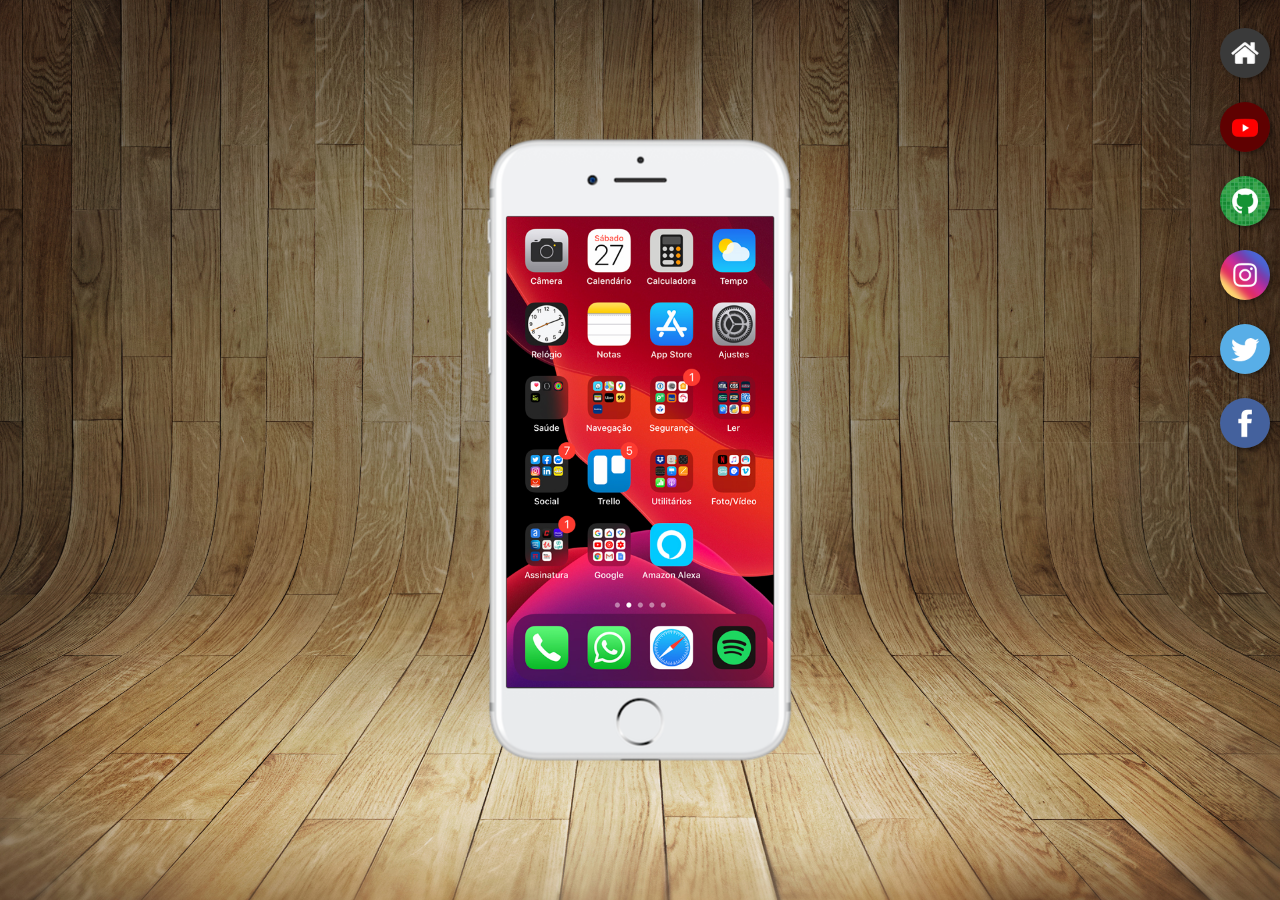
<file: index.html>
<!DOCTYPE html>
<html lang="pt-br">
<head>
    <meta charset="UTF-8">
    <meta http-equiv="X-UA-Compatible" content="IE=edge">
    <meta name="viewport" content="width=device-width, initial-scale=1.0">
    <link rel="shortcut icon" href="favicon.ico" type="image/x-icon">
    <link rel="stylesheet" href="estilos/style.css">
    <title>Projeto Redes Sociais</title>
</head>
<body>
    <main>

        <section id="telefone">
            <iframe src="home.html" name="tela" id="tela" frameborder="0">
                Seu navegador não é compatível com isso.
            </iframe>
            
        </section> <br>

        <section id="redes-sociais">
            <a href="home.html" target="tela"> <img src="imagens/logo-home.jpg" alt="Home"></a> <br>
            <a href="youtube.html" target="tela"> <img src="imagens/logo-youtube.jpg" alt="YouTube"></a> <br>
            <a href="github.html" target="tela"> <img src="imagens/logo-github.jpg" alt="GitHub"></a> <br>
            <a href="instagram.html" target="tela"> <img src="imagens/logo-instagram.jpg" alt="Instagram"></a> <br>
            <a href="twitter.html" target="tela"> <img src="imagens/logo-twitter.jpg" alt="Twitter"></a> <br>
            <a href="facebook.html" target="tela"> <img src="imagens/logo-facebook.jpg" alt="Facebook"></a>
            
        </section>
    </main>
</body>
</html>
</file>
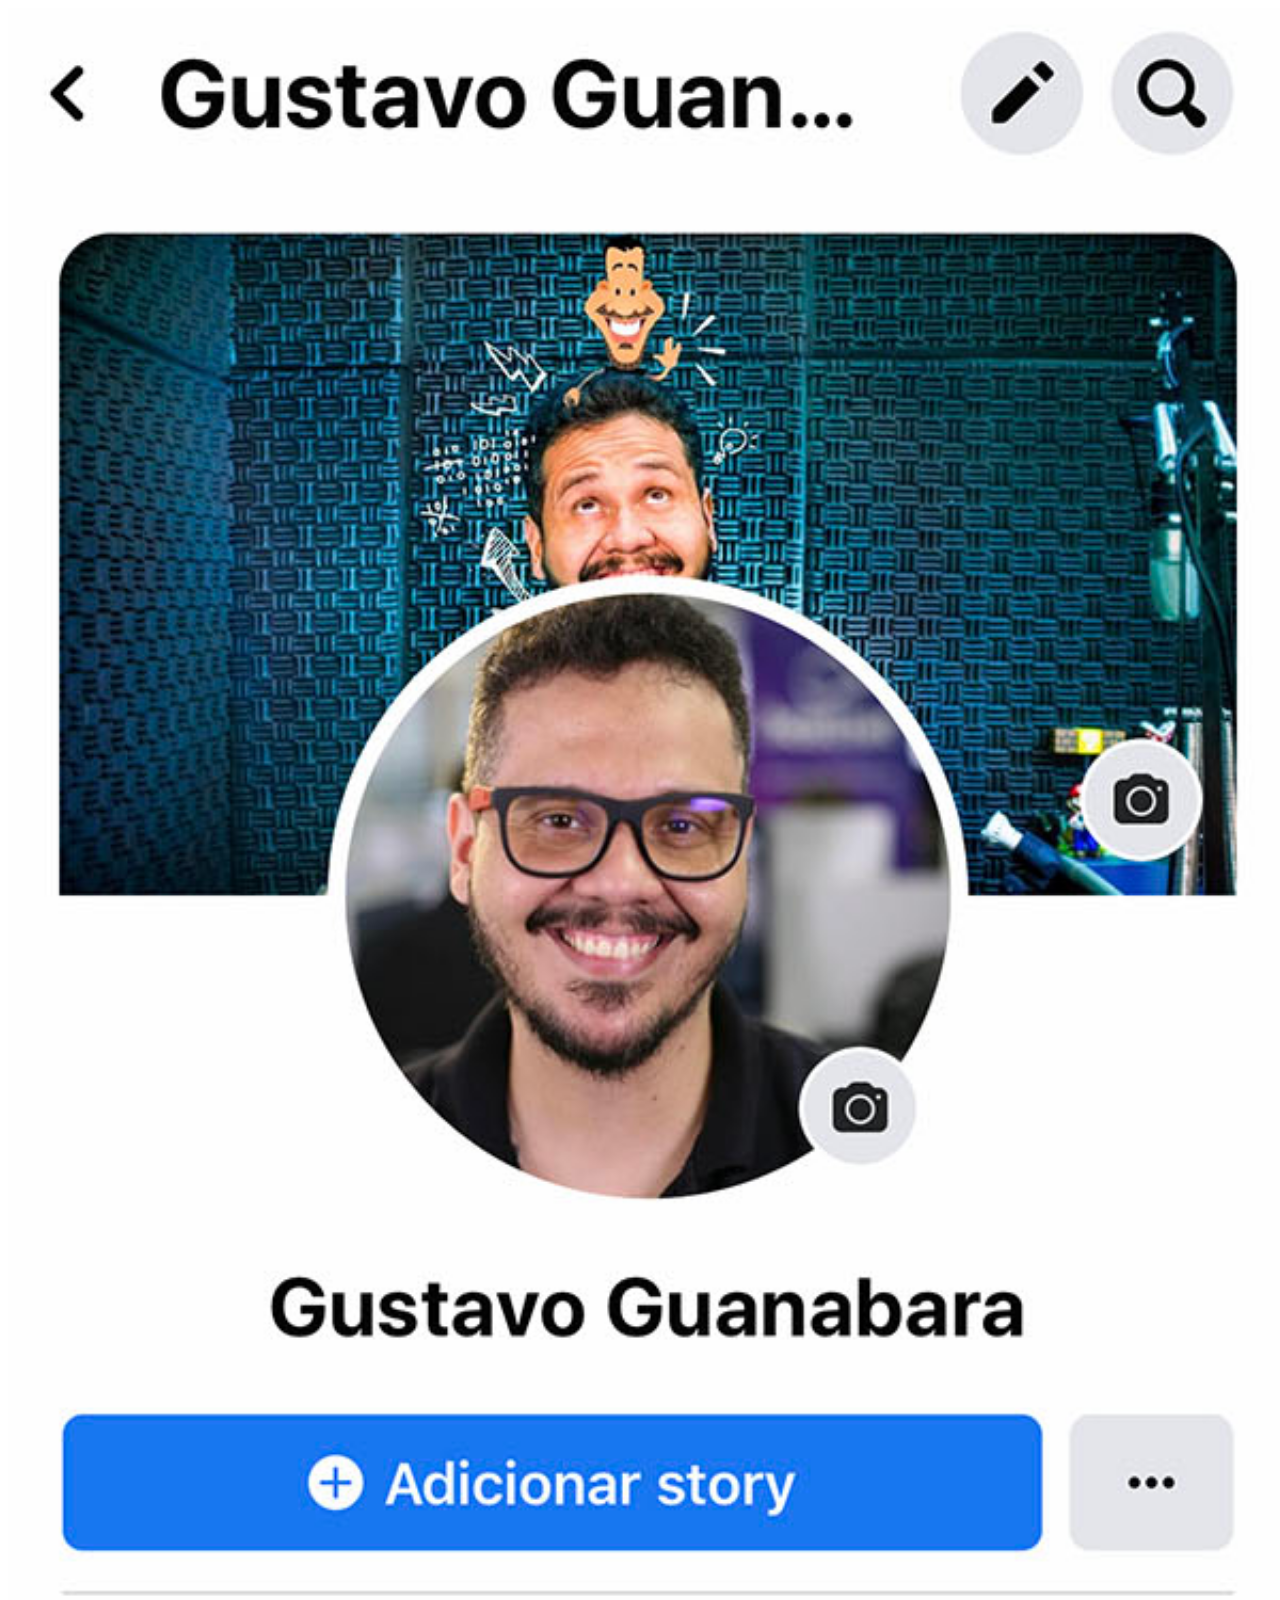
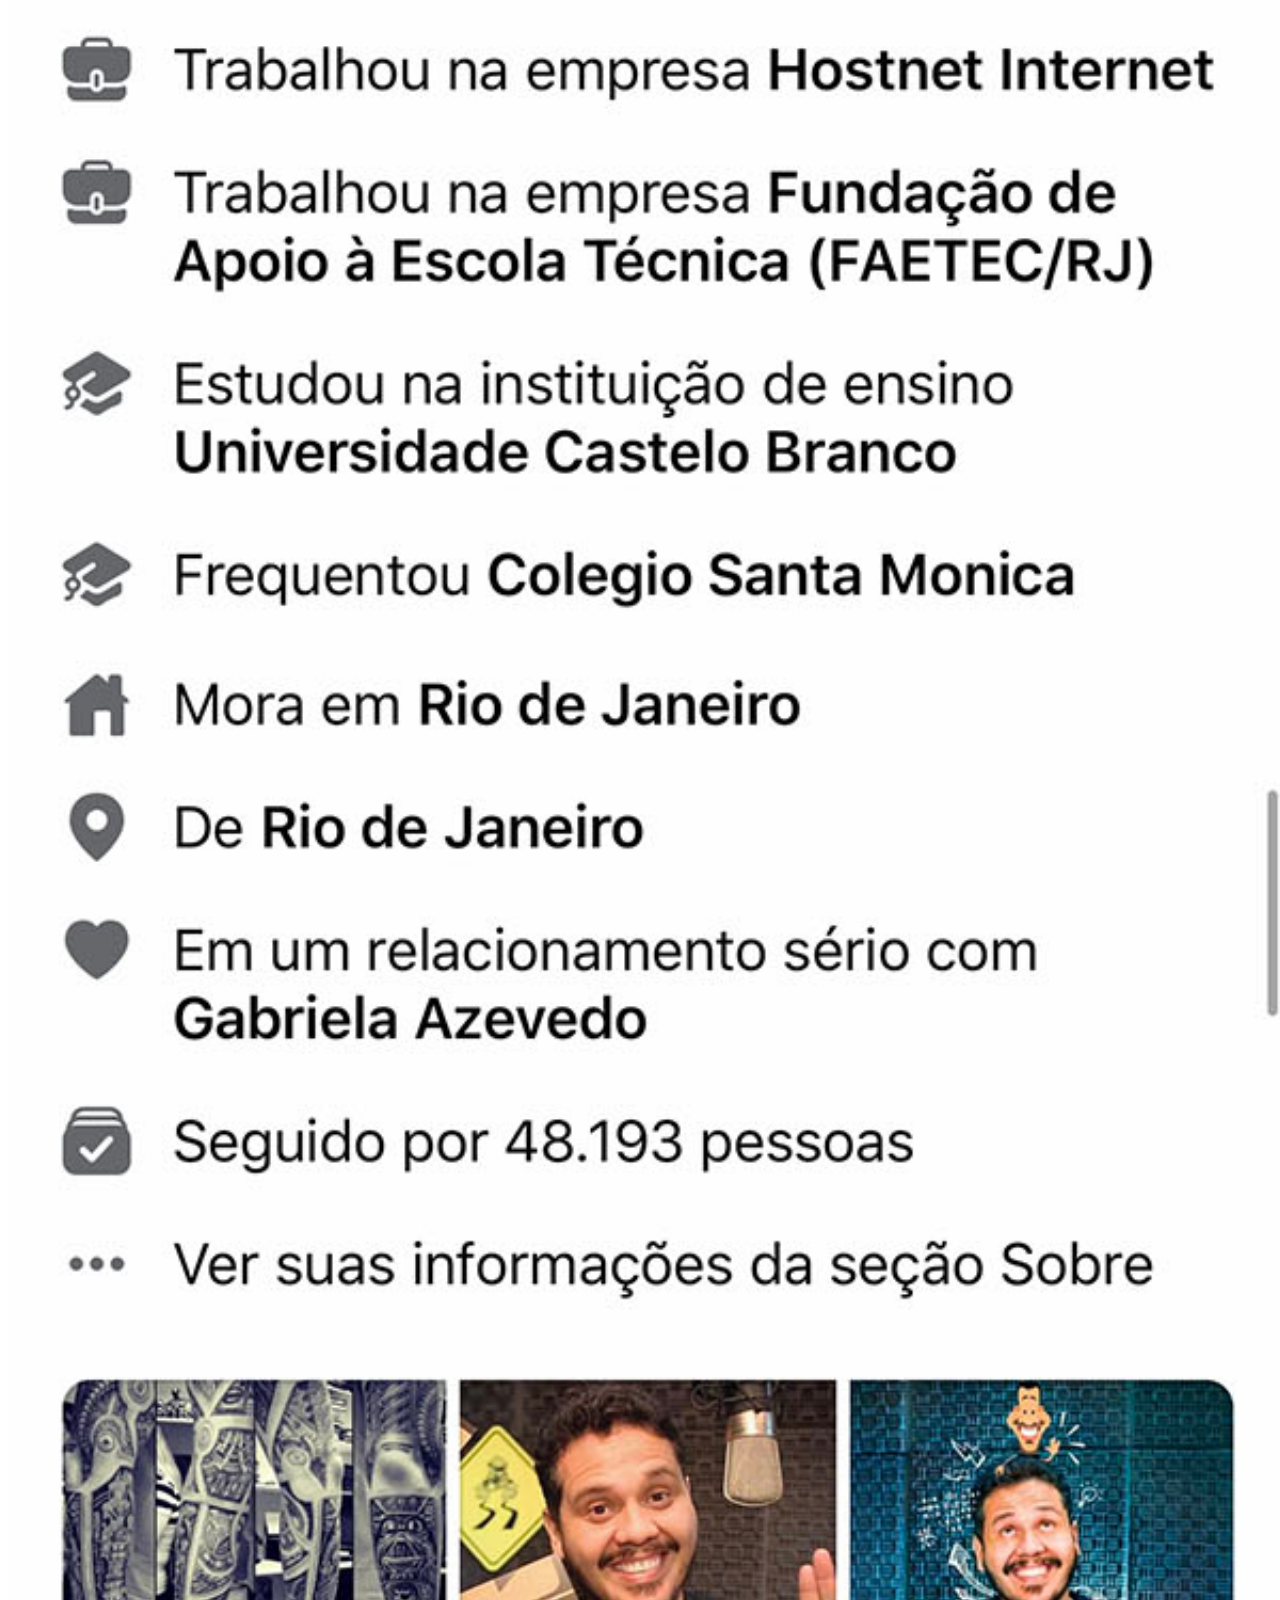
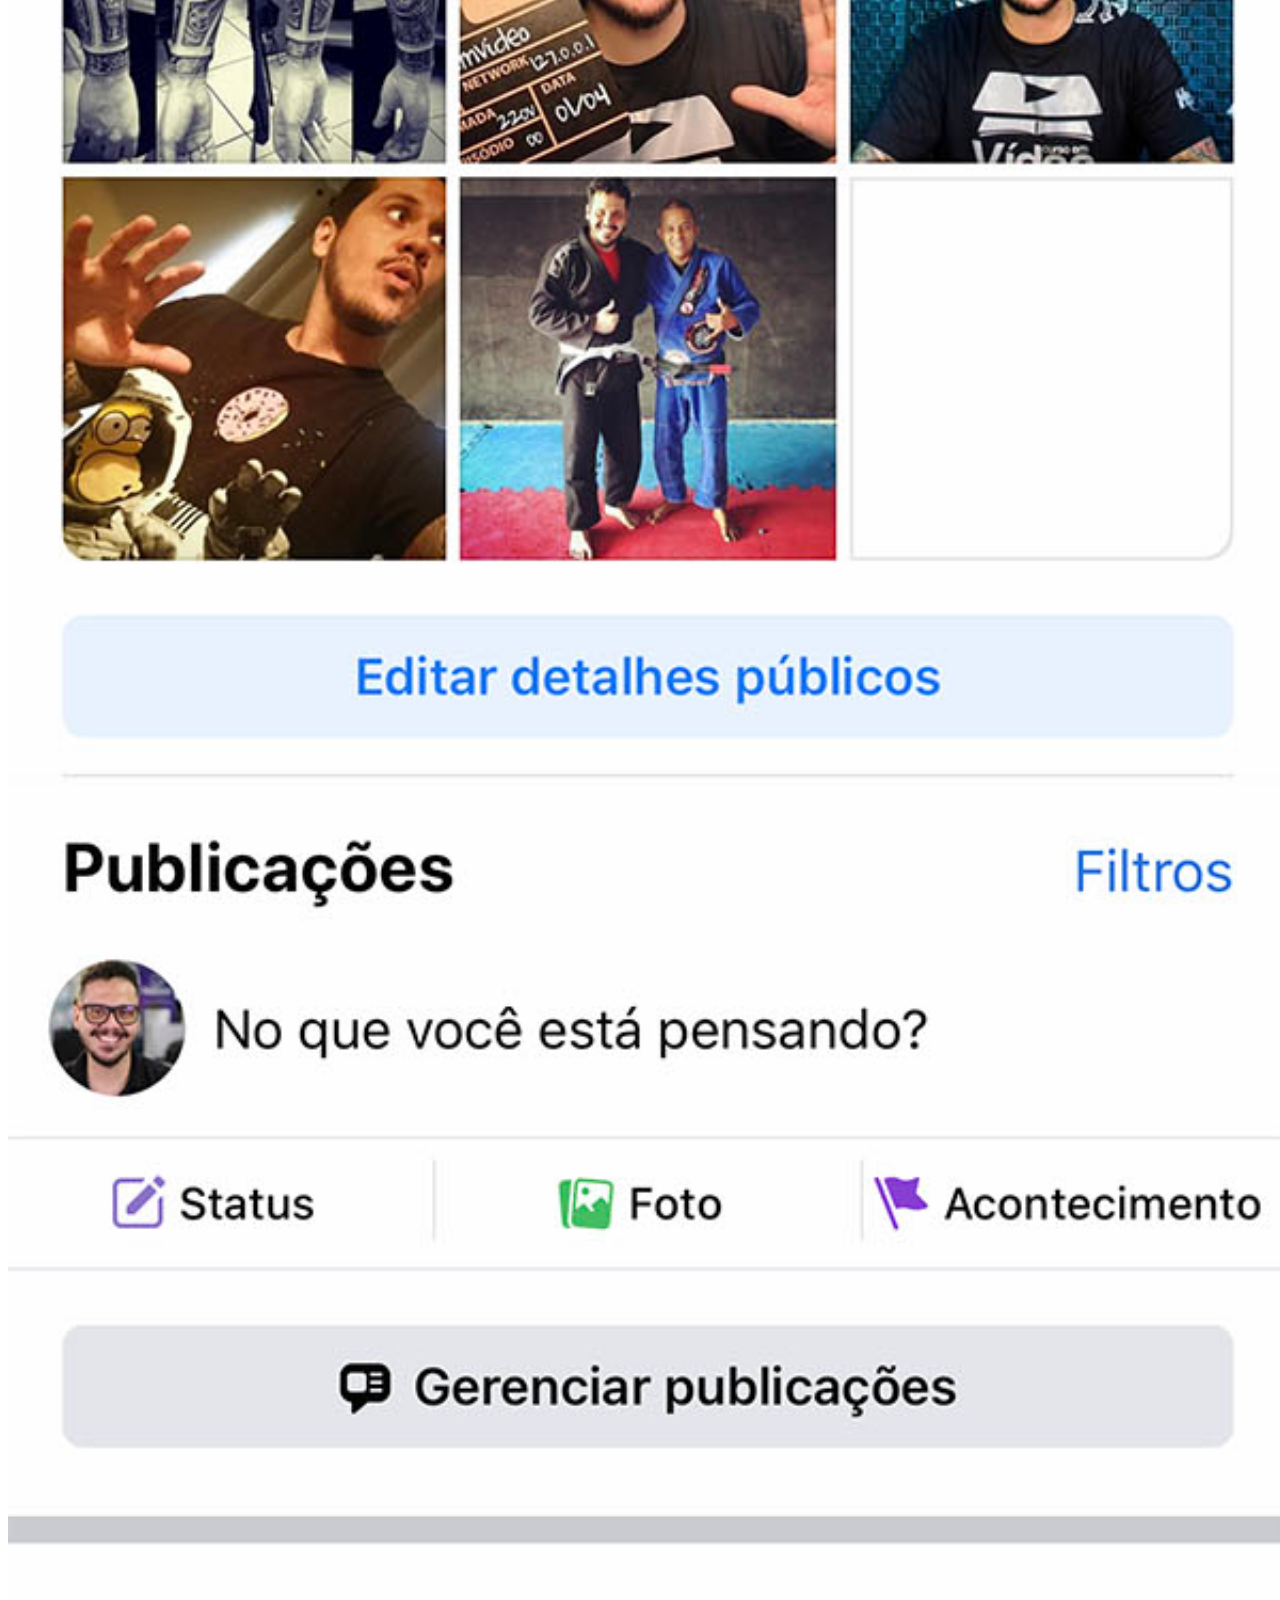
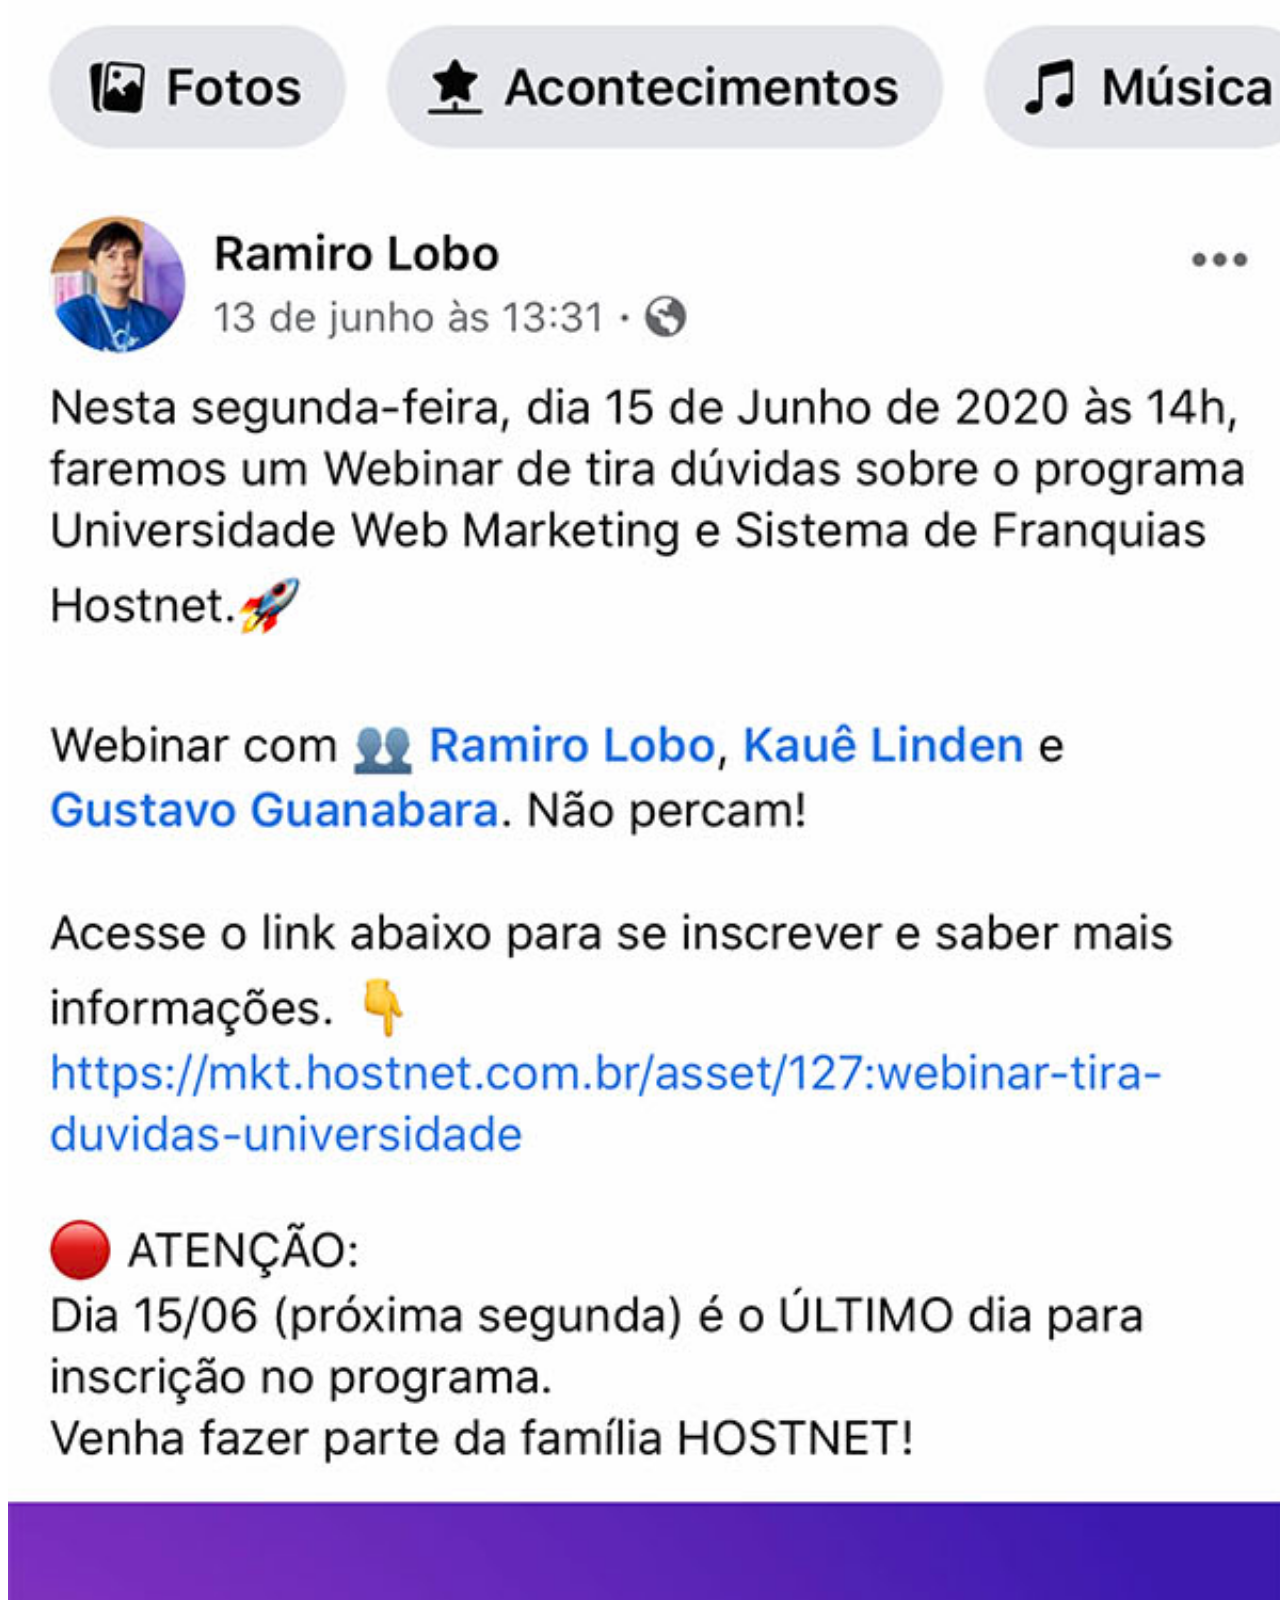
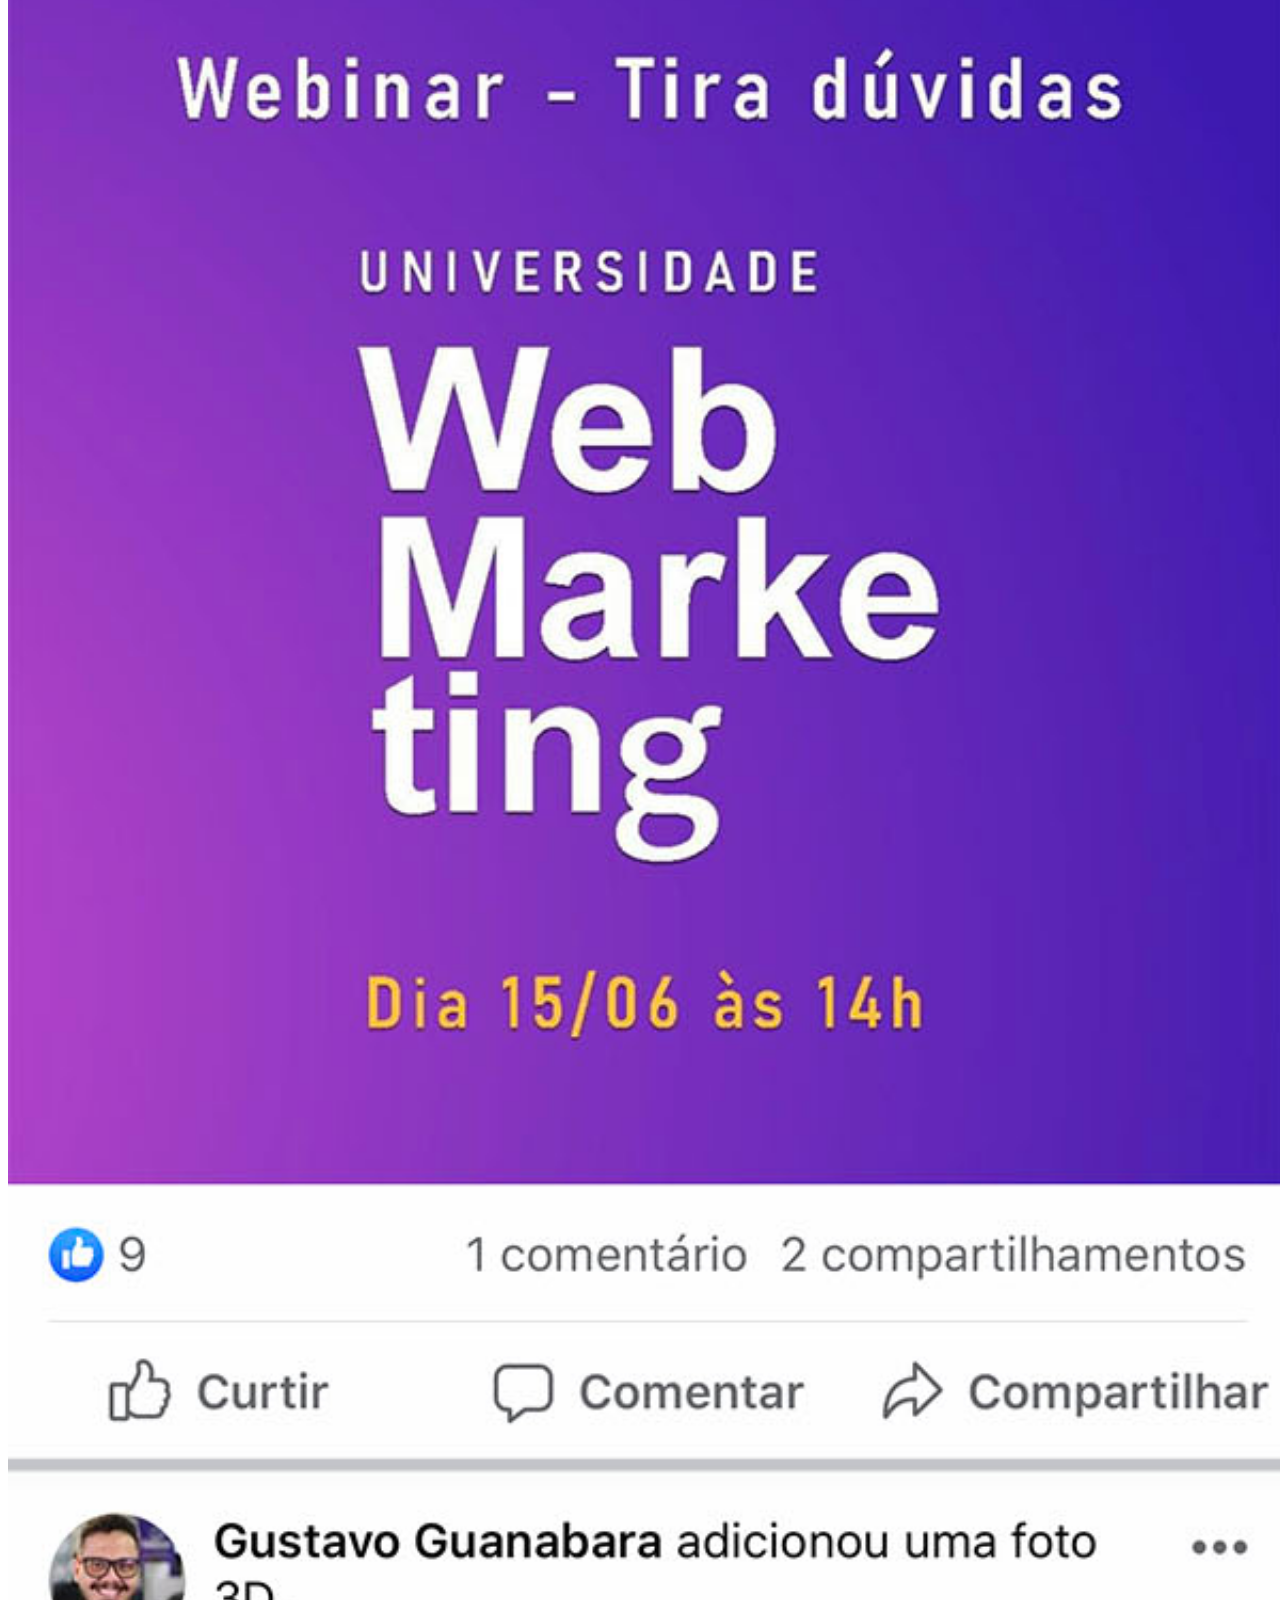
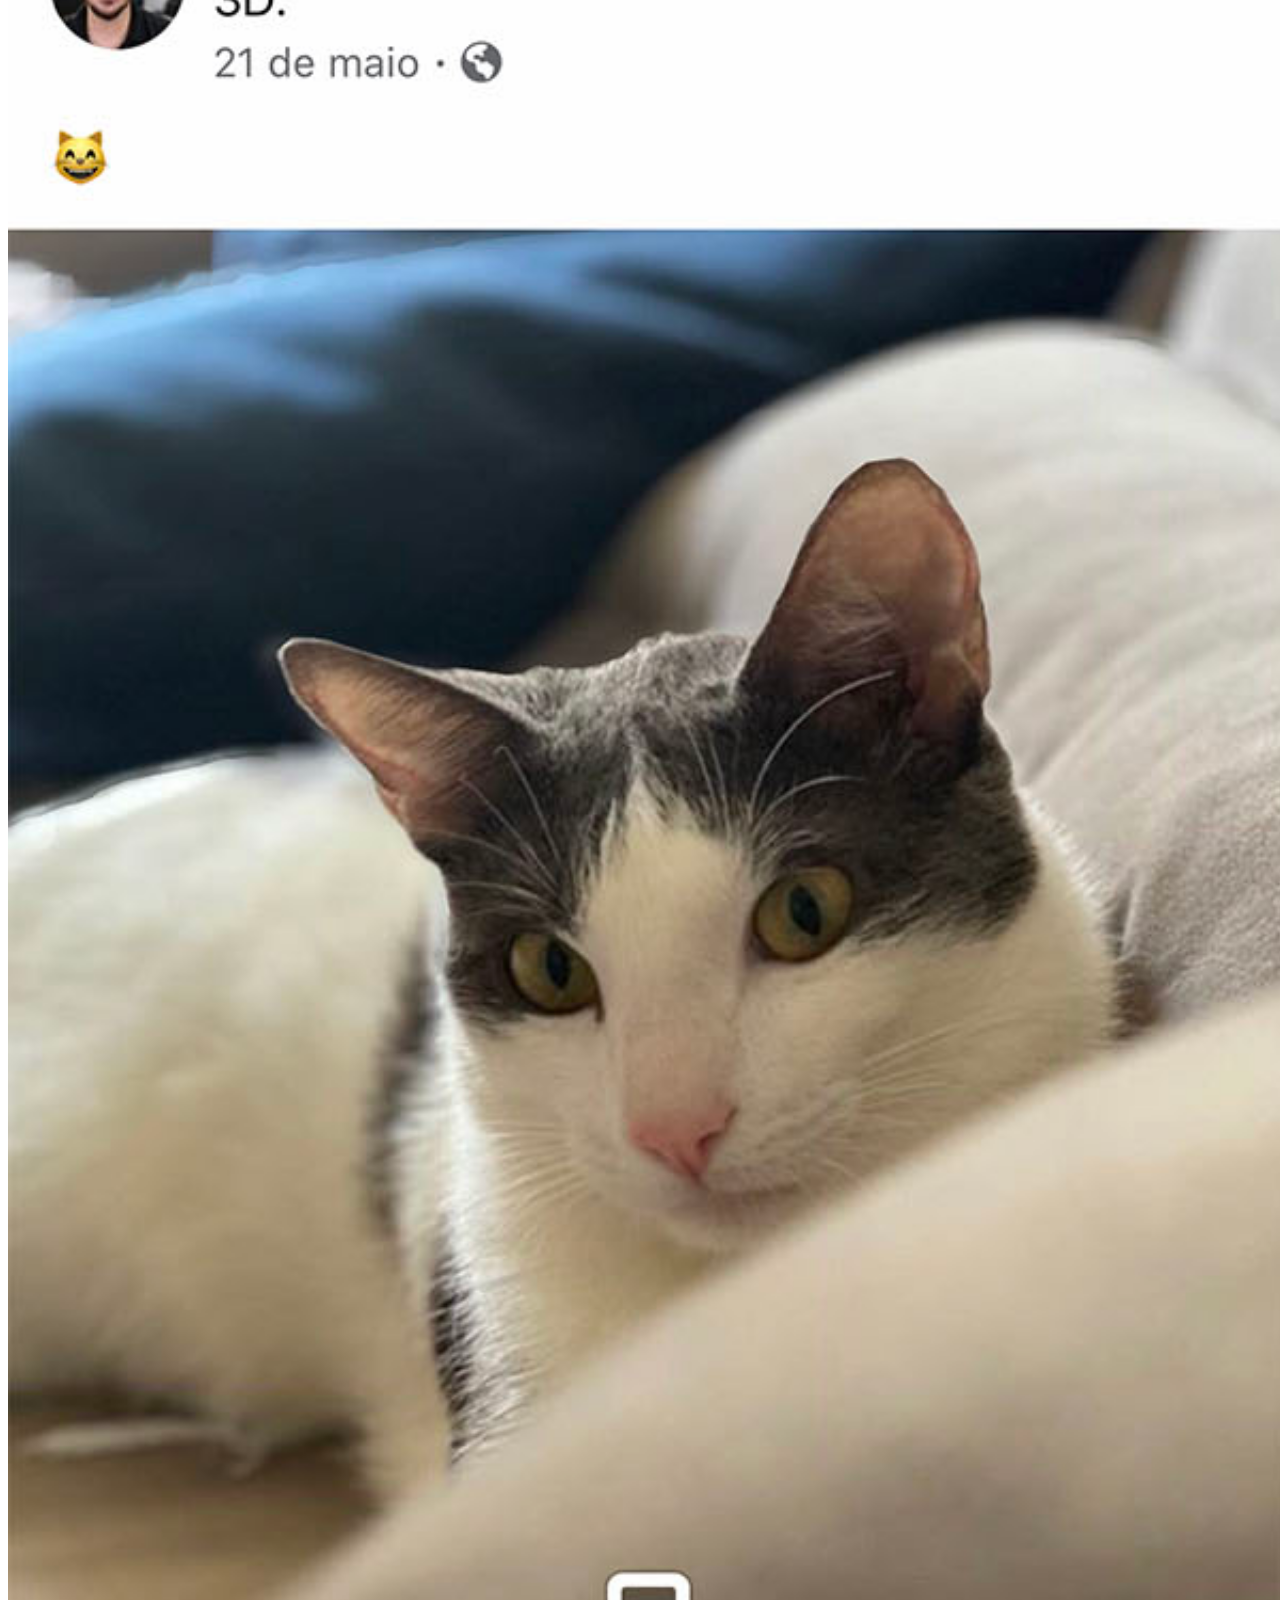
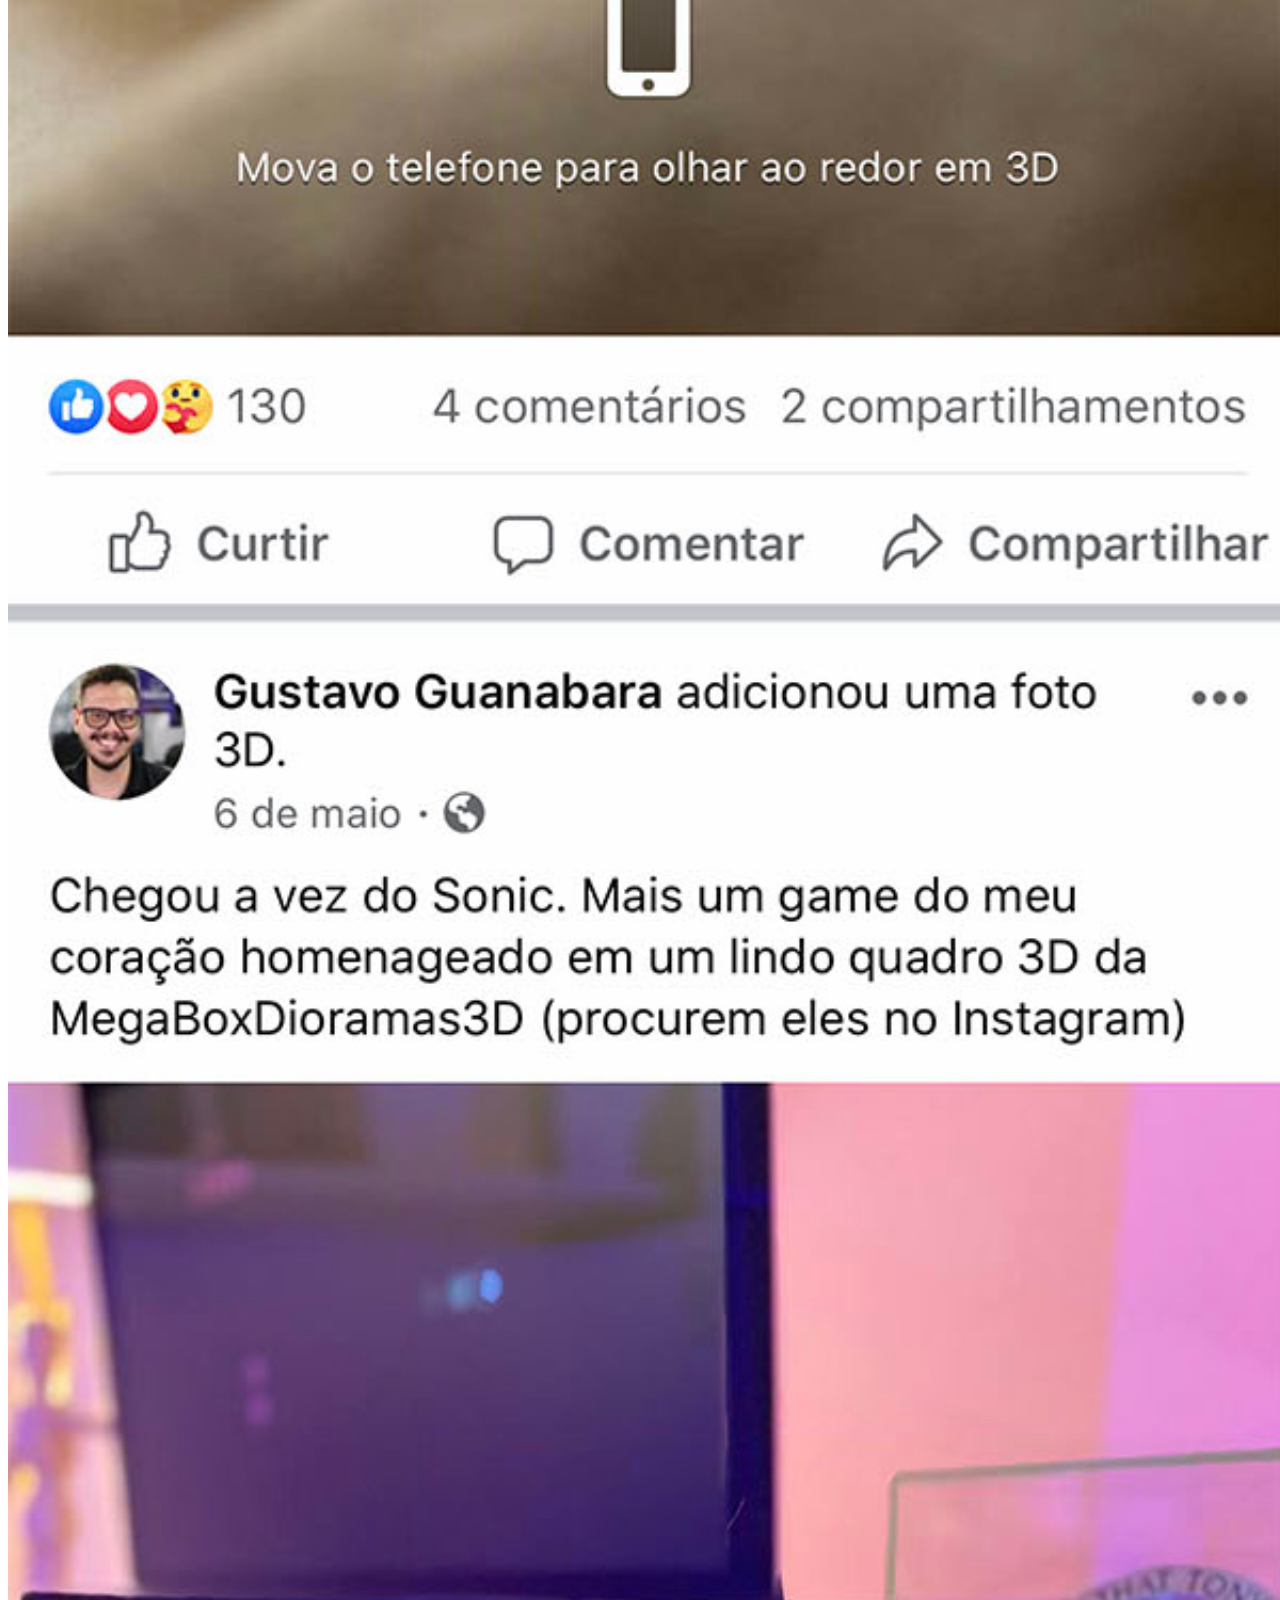
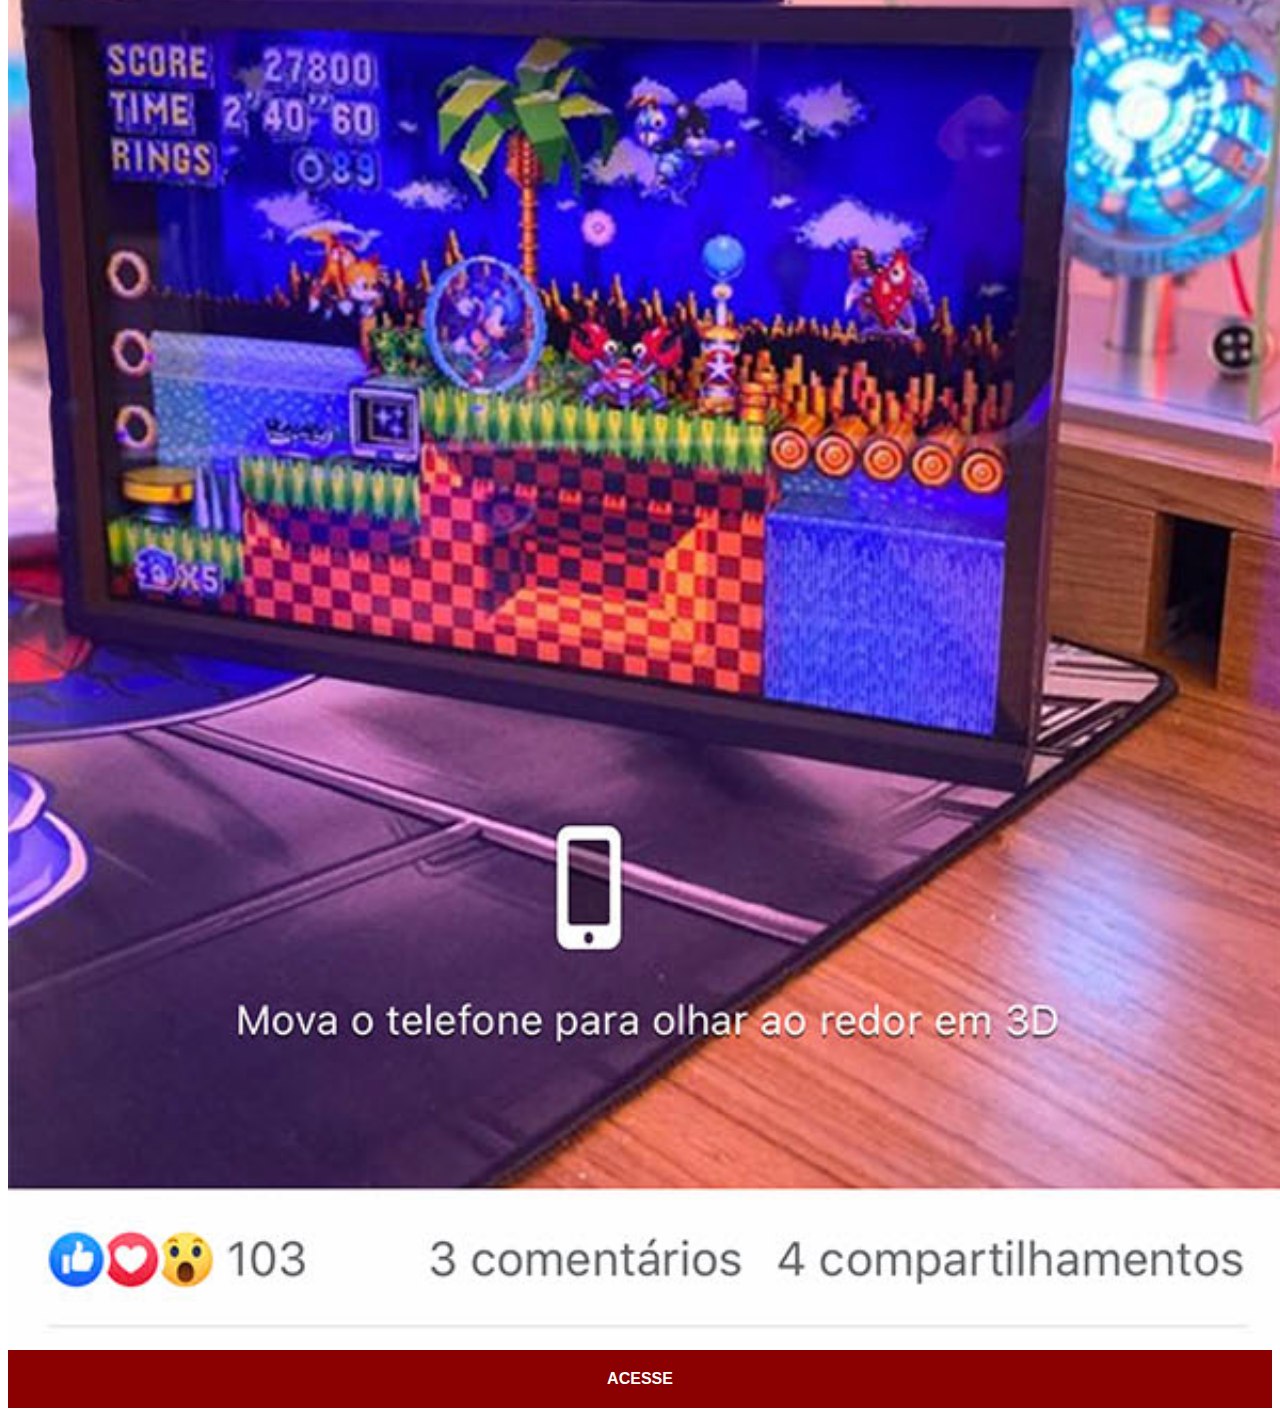
<file: facebook.html>
<!DOCTYPE html>
<html lang="pt-br">
<head>
    <meta charset="UTF-8">
    <meta http-equiv="X-UA-Compatible" content="IE=edge">
    <meta name="viewport" content="width=device-width, initial-scale=1.0">
    <title>Facebook</title>
    <link rel="stylesheet" href="estilos/social.css">
</head>
<body>
    <img src="imagens/tela-facebook.jpg" alt="Facebook">
    <a href="https://pt-br.facebook.com/gustavoguanabara" target="_blank">ACESSE</a>
</body>
</html>
</file>
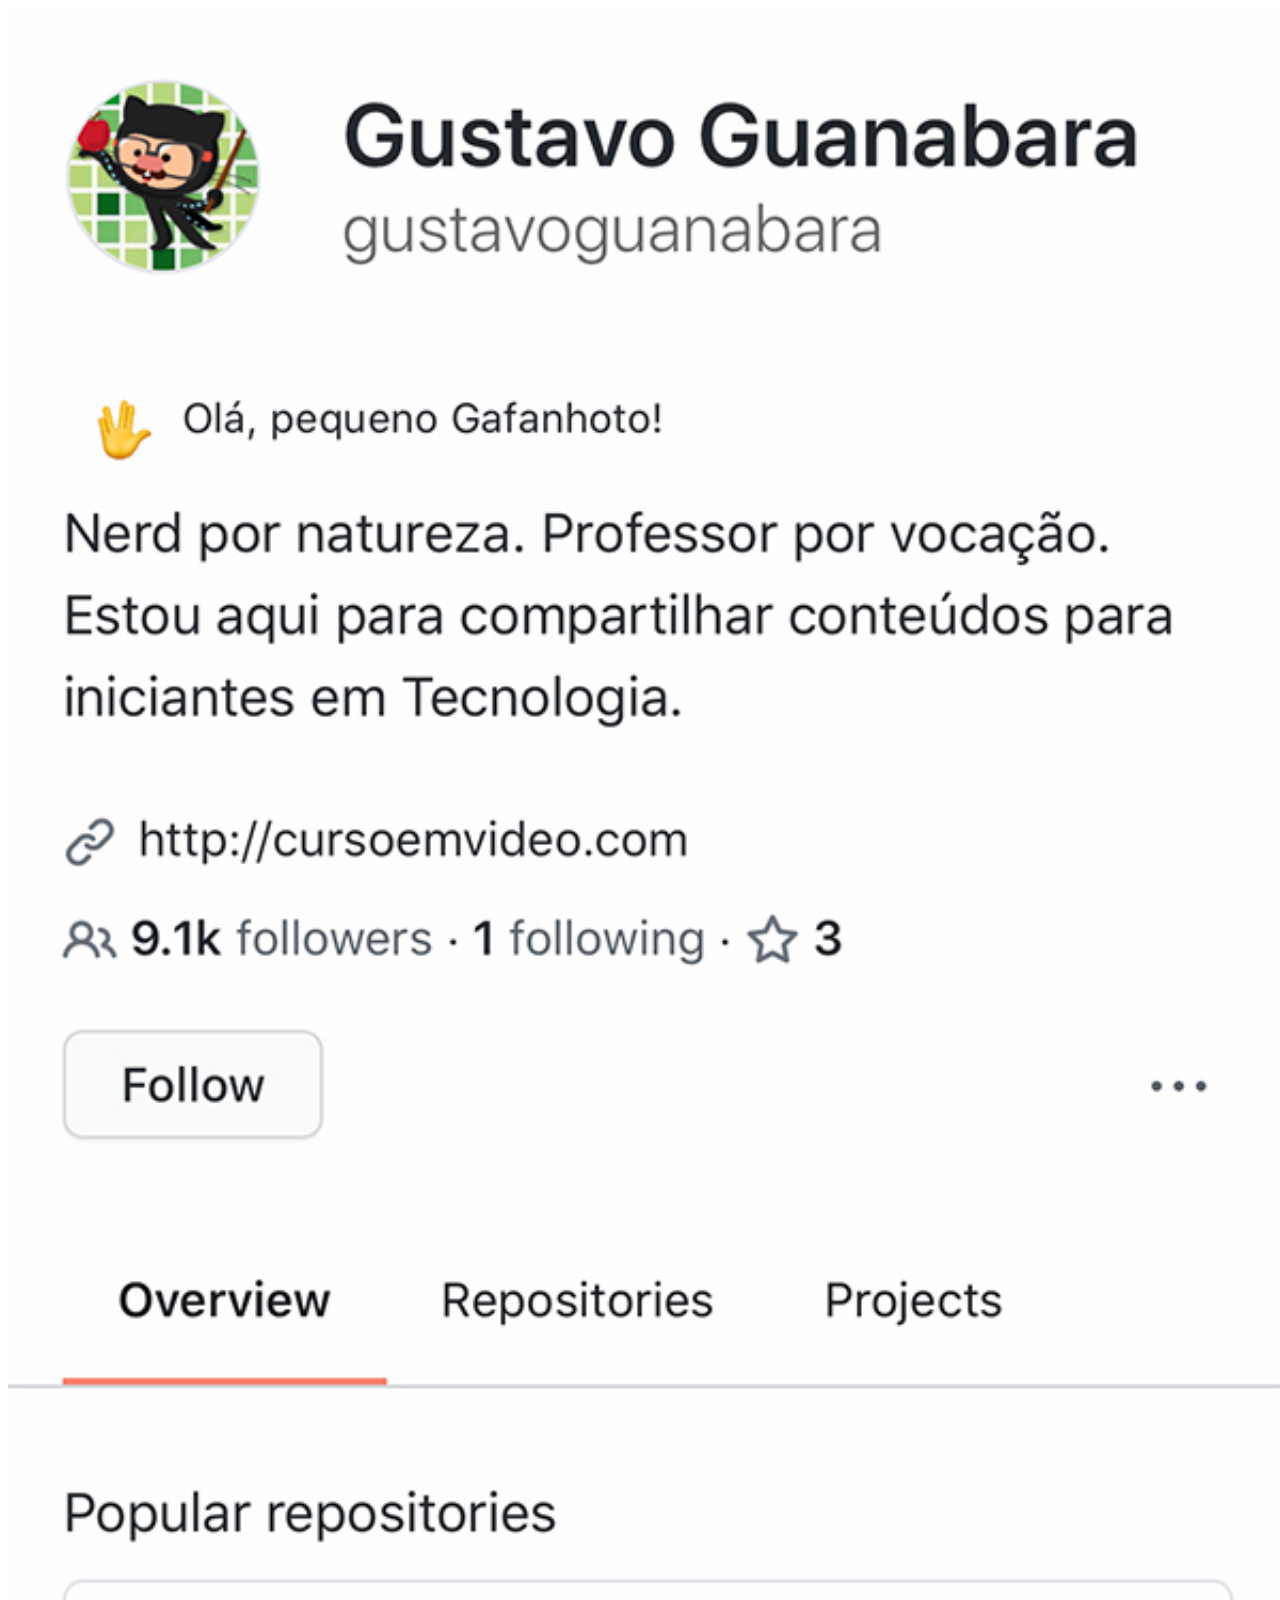
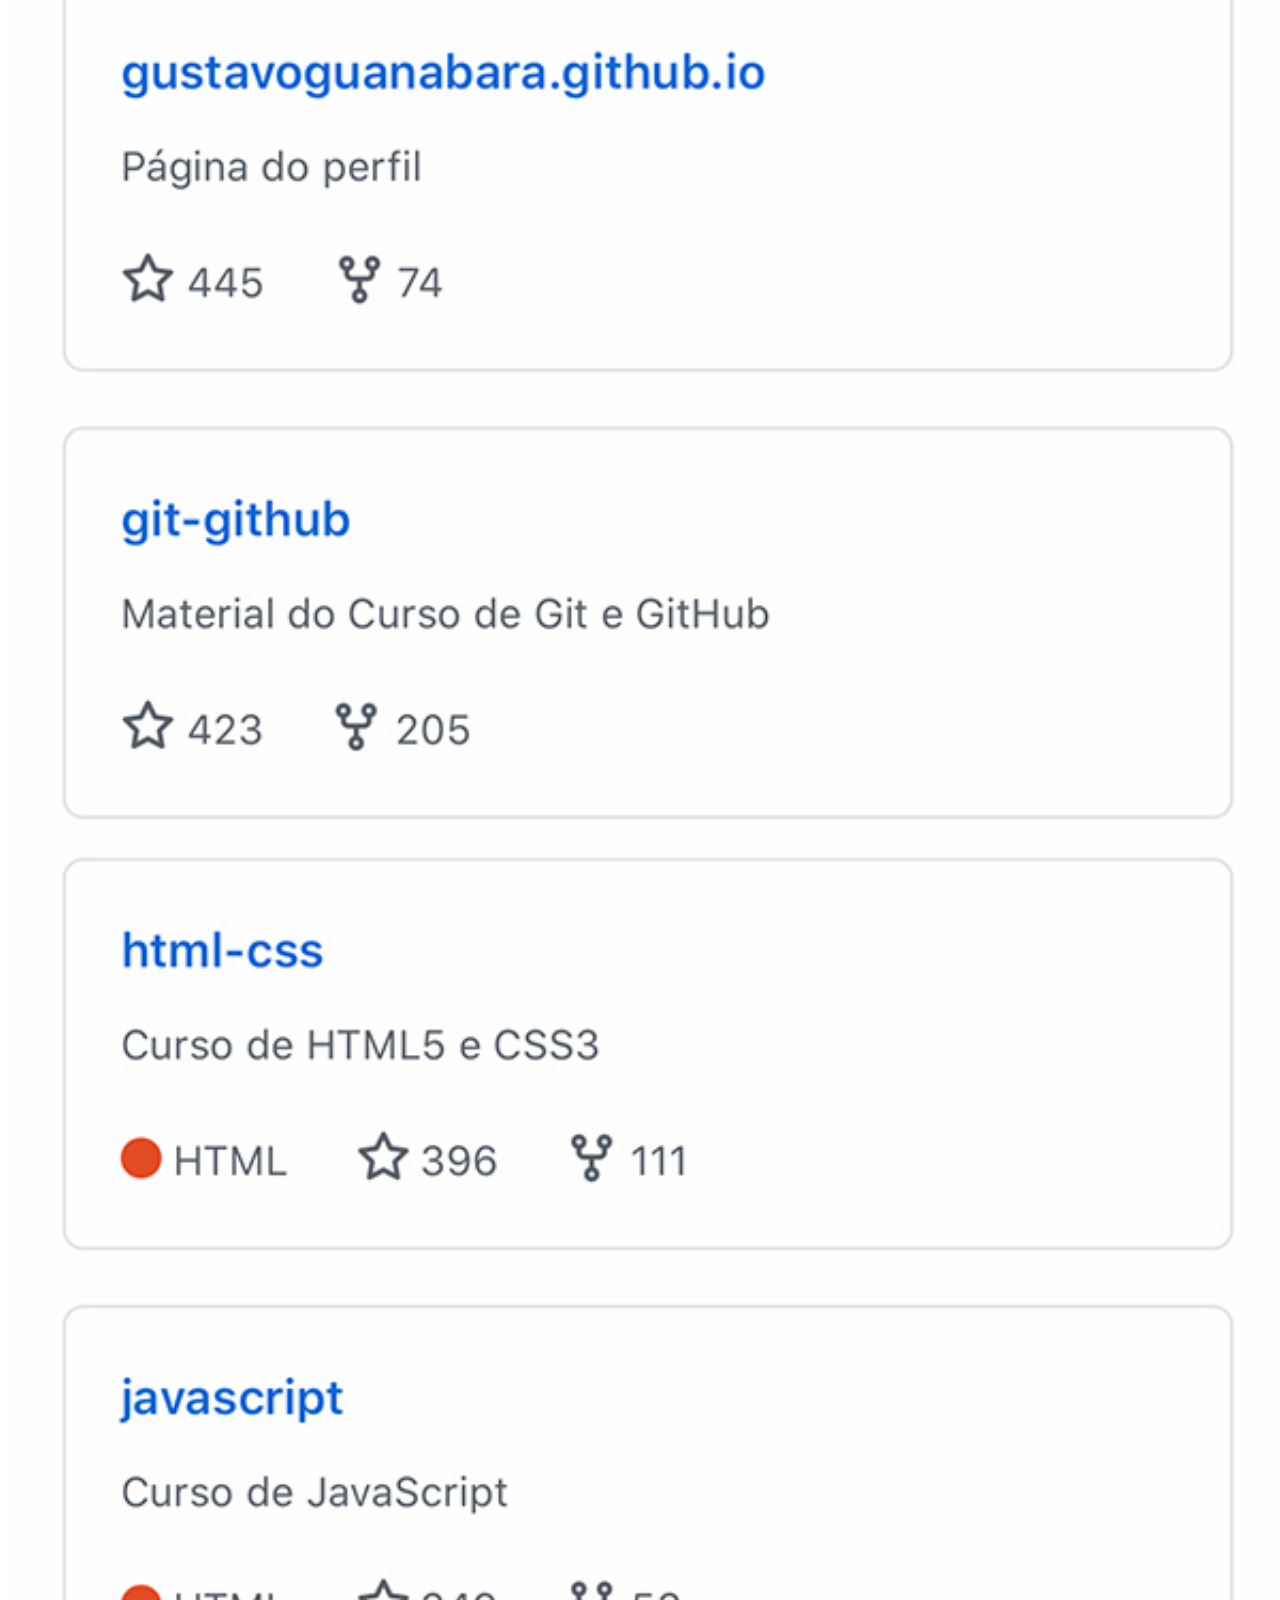
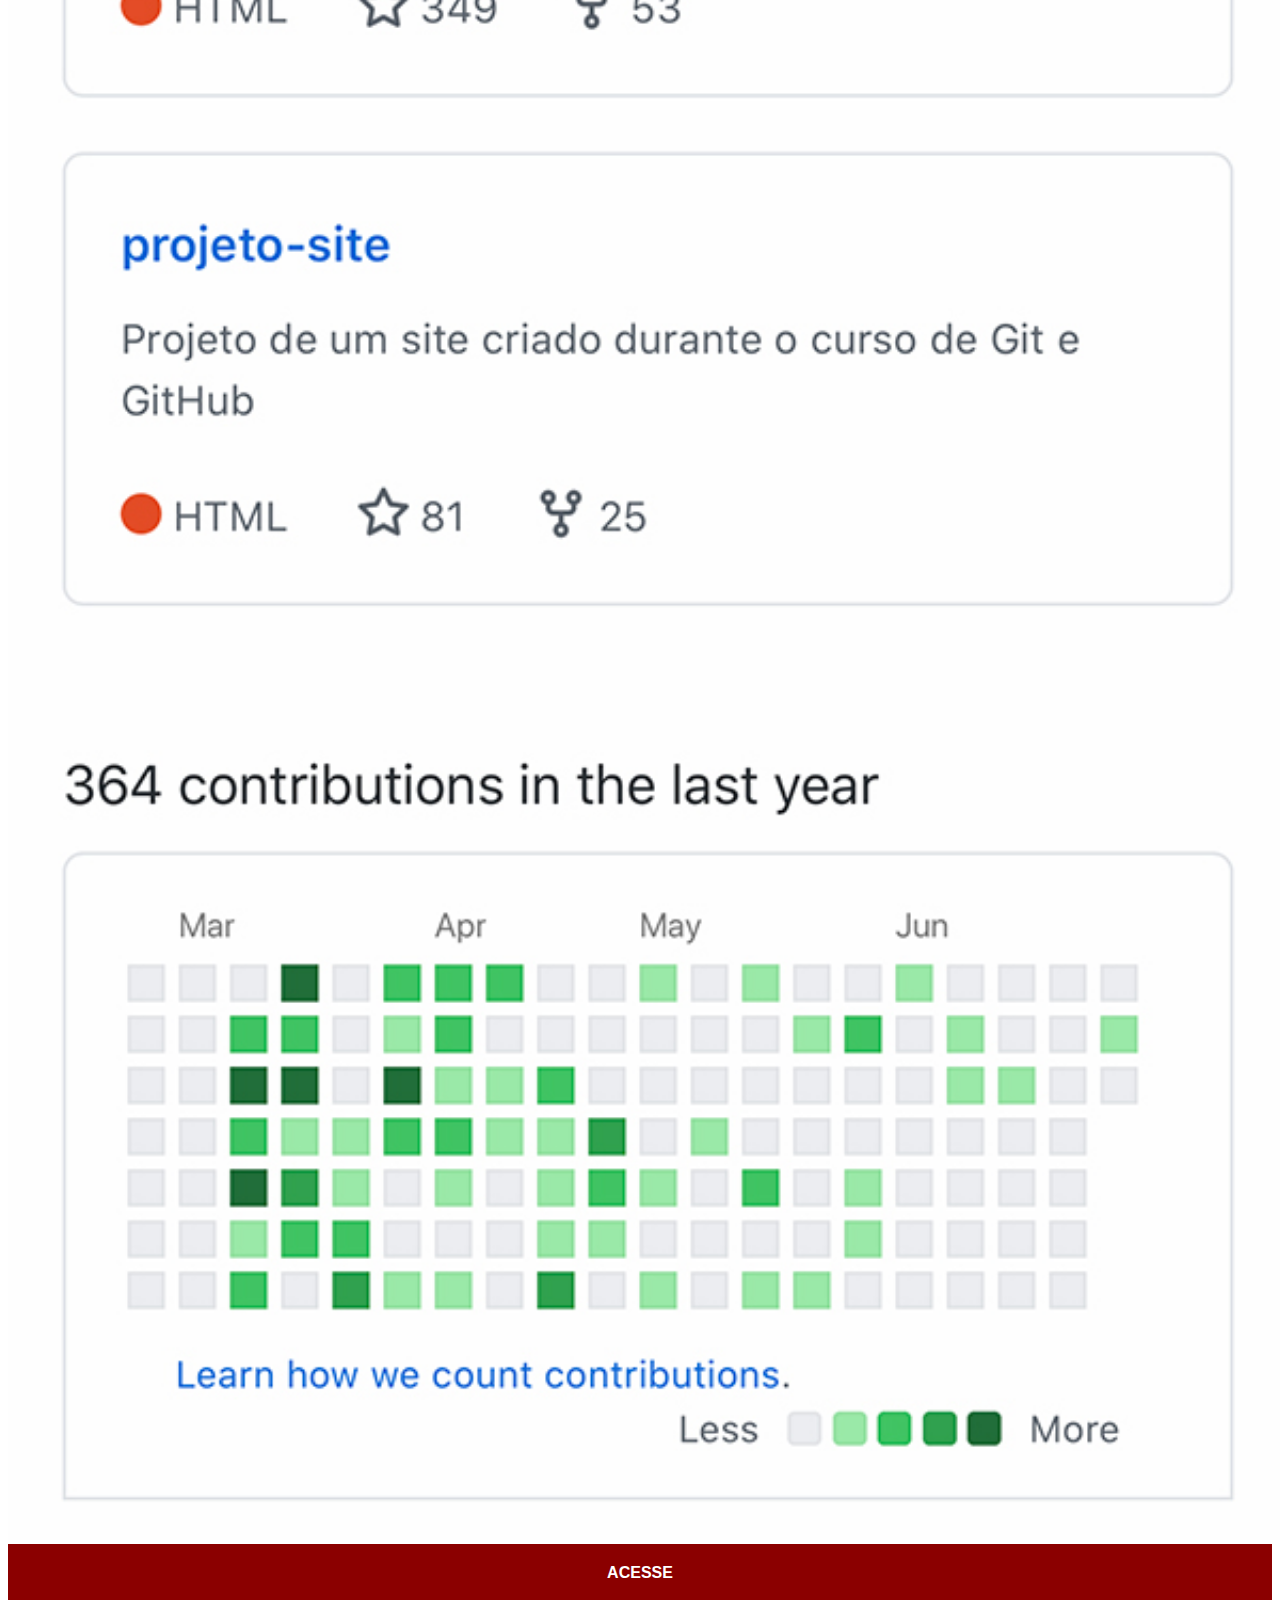
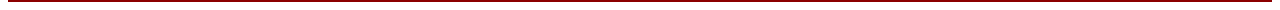
<file: github.html>
<!DOCTYPE html>
<html lang="pt-br">
<head>
    <meta charset="UTF-8">
    <meta http-equiv="X-UA-Compatible" content="IE=edge">
    <meta name="viewport" content="width=device-width, initial-scale=1.0">
    <title>GitHub</title>
    <link rel="stylesheet" href="estilos/social.css">
</head>
<body>
    <img src="imagens/tela-github.jpg" alt="GitHub">
    <a href="https://github.com/gustavoguanabara/" target="_blank">ACESSE</a>
</body>
</html>
</file>
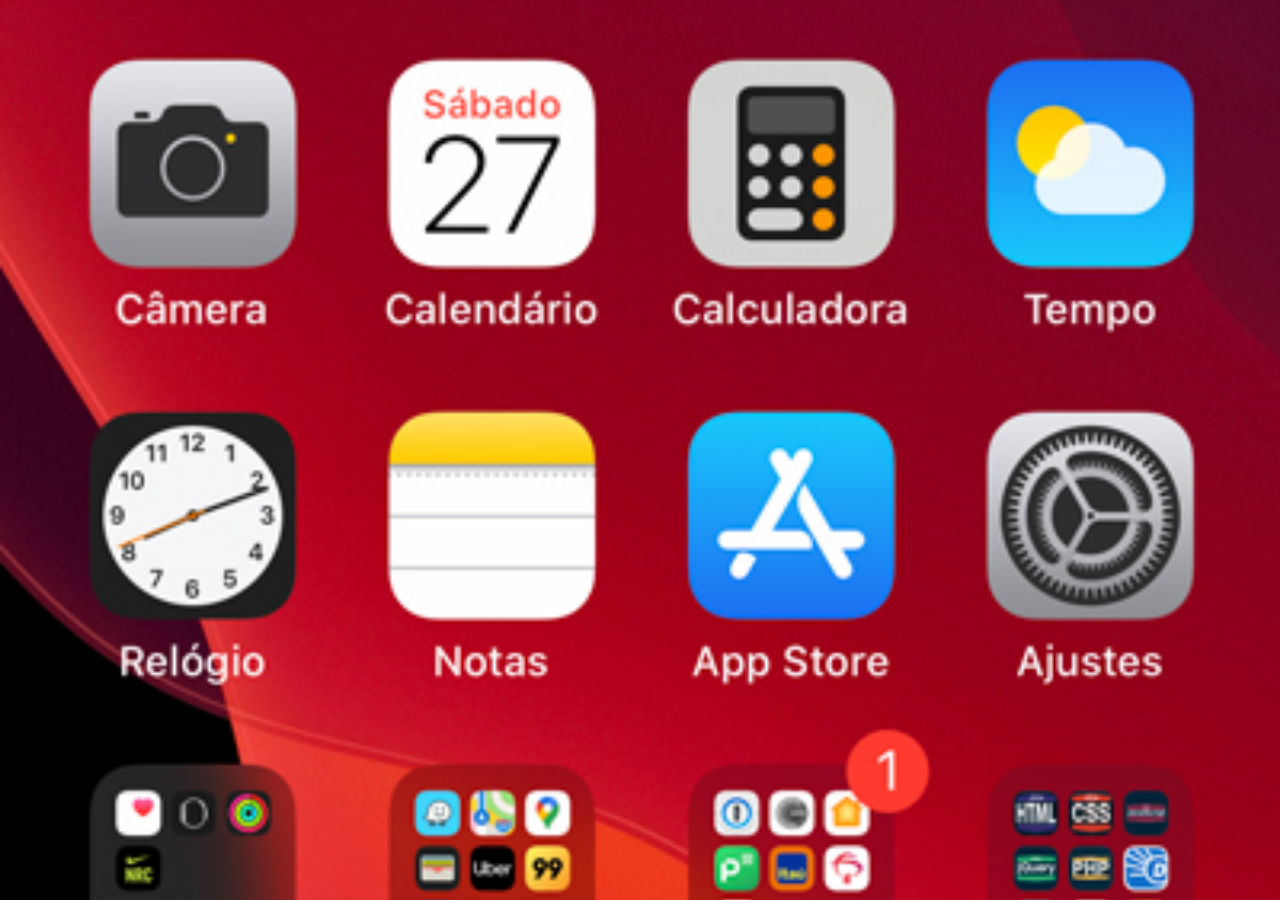
<file: home.html>
<!DOCTYPE html>
<html lang="pt-br">
<head>
    <meta charset="UTF-8">
    <meta http-equiv="X-UA-Compatible" content="IE=edge">
    <meta name="viewport" content="width=device-width, initial-scale=1.0">
    <title>Home</title>

    <style>
        * {
            margin: 0px;
            padding: 0px;
        }

        body {
            width: 100vw;
            height: 100vh;
            background: black url('imagens/tela-home.jpg') no-repeat top center;
            background-size: cover;
        }


    </style>
</head>
<body>
    
</body>
</html>
</file>
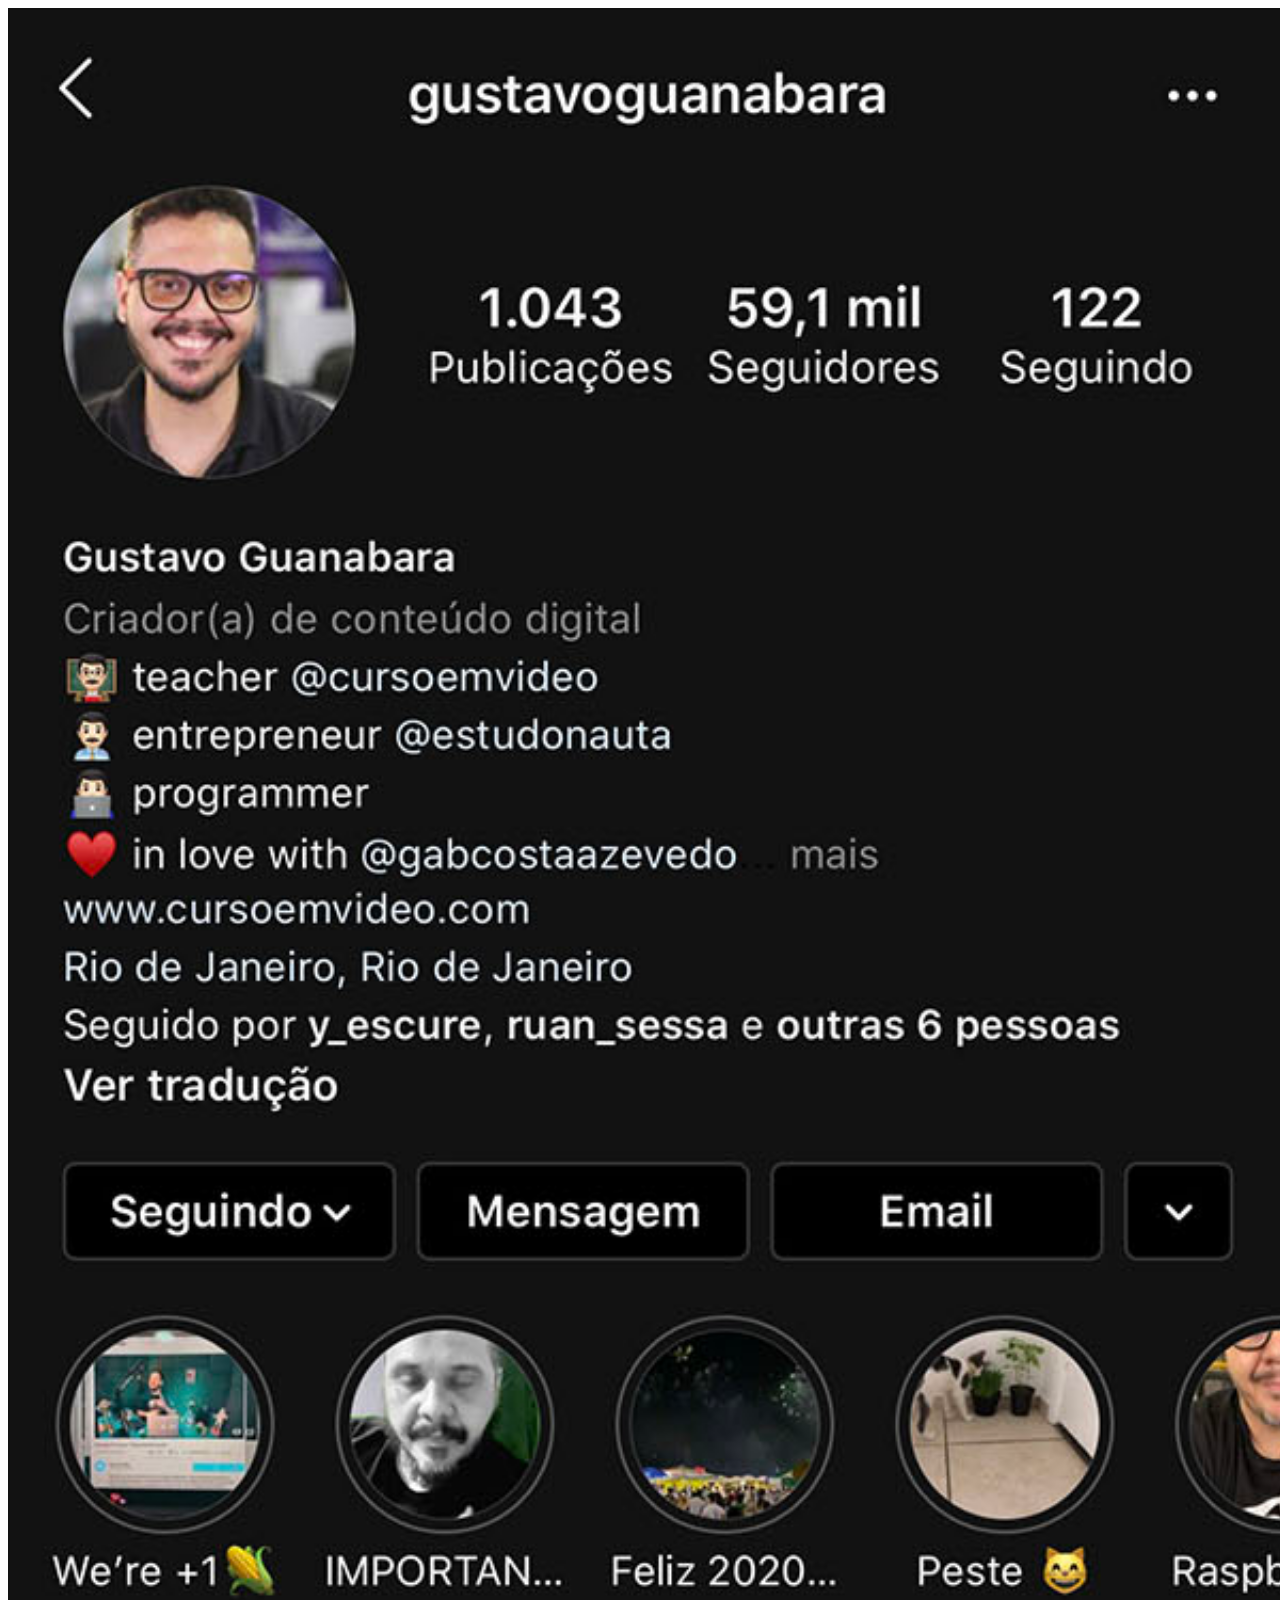
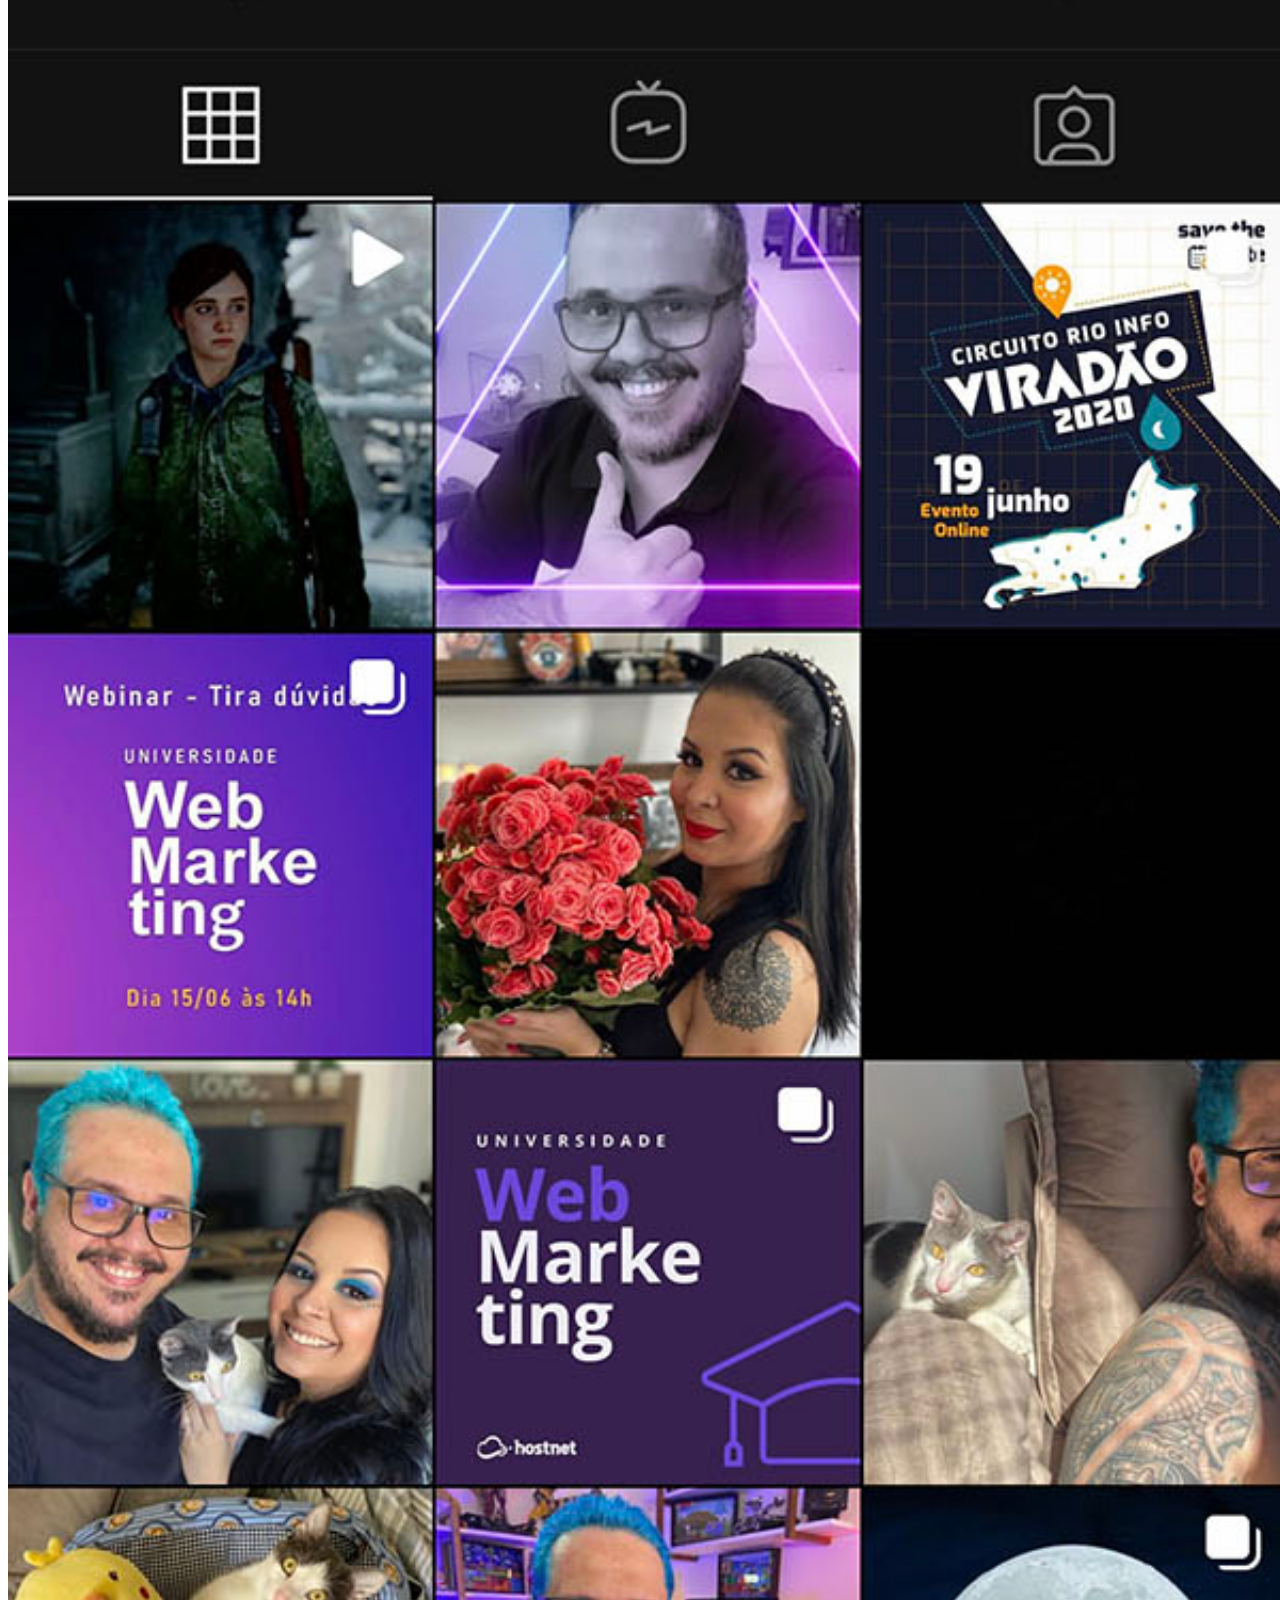
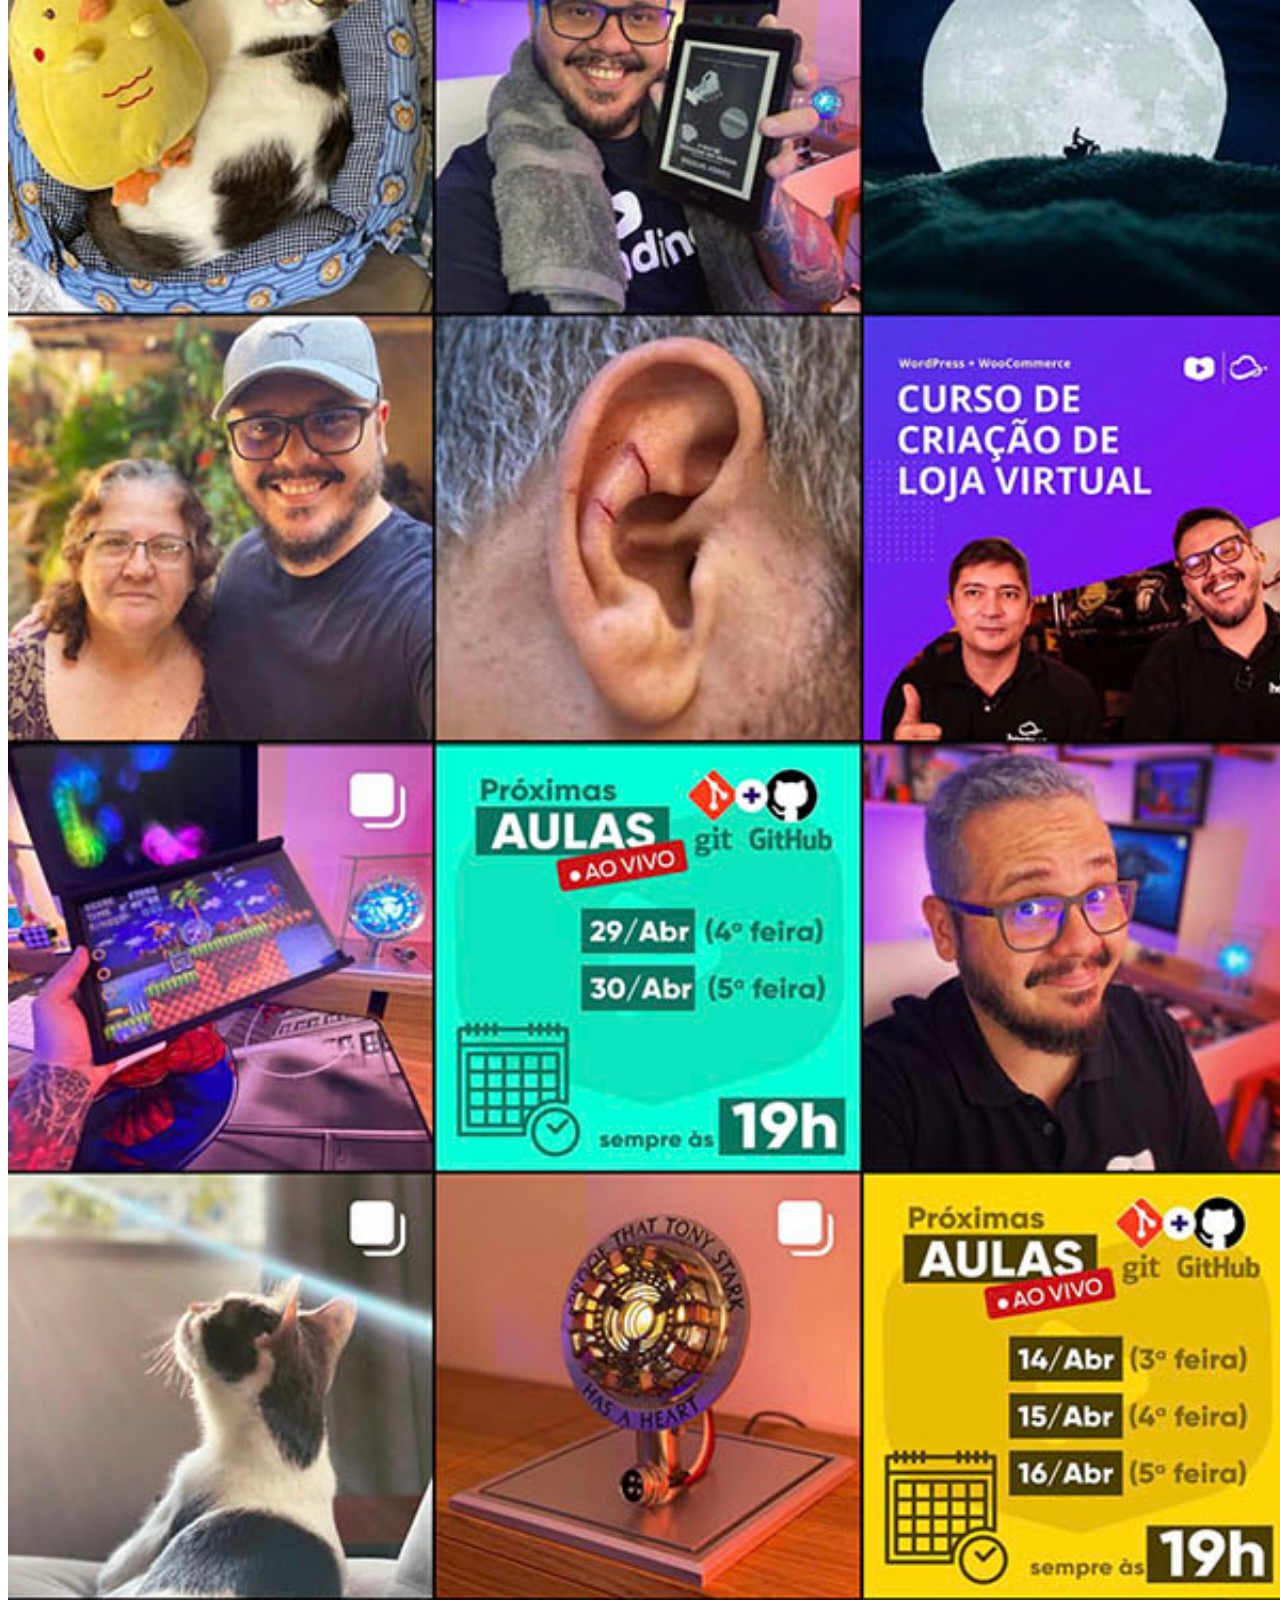
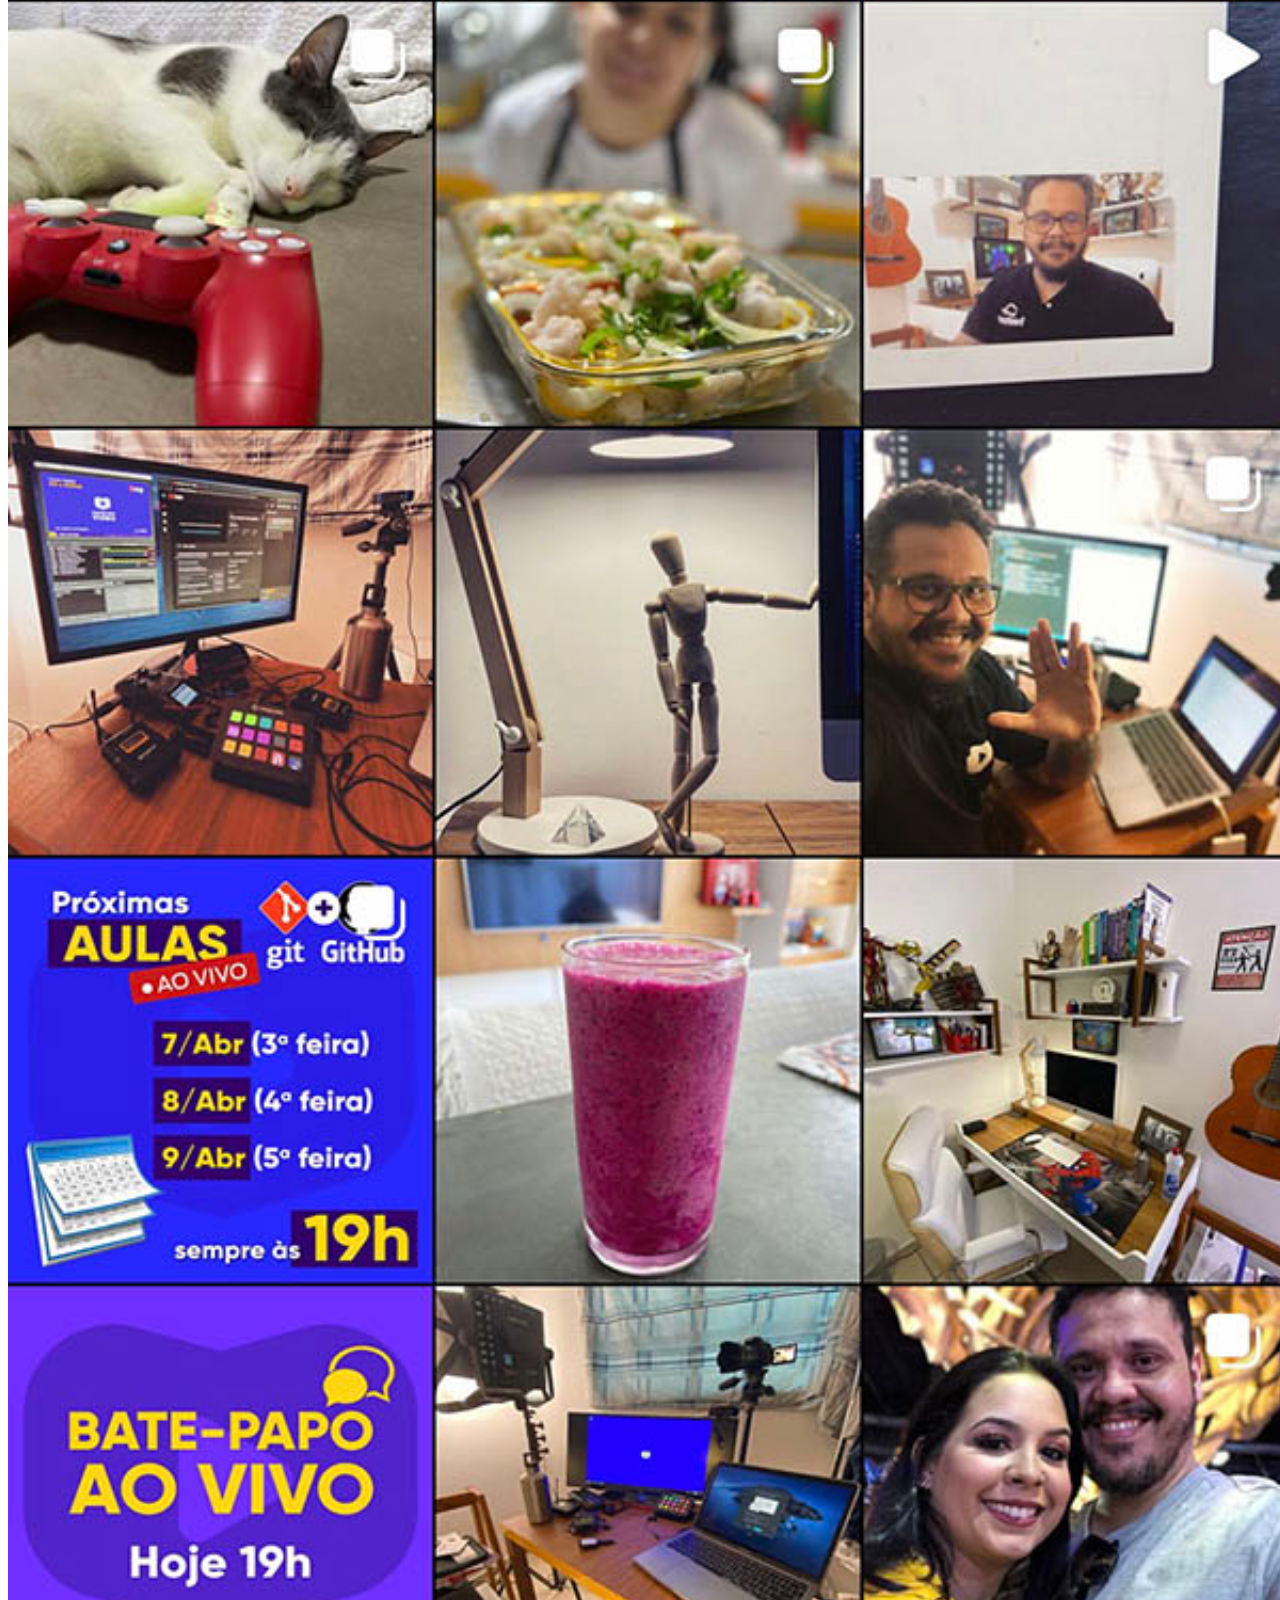
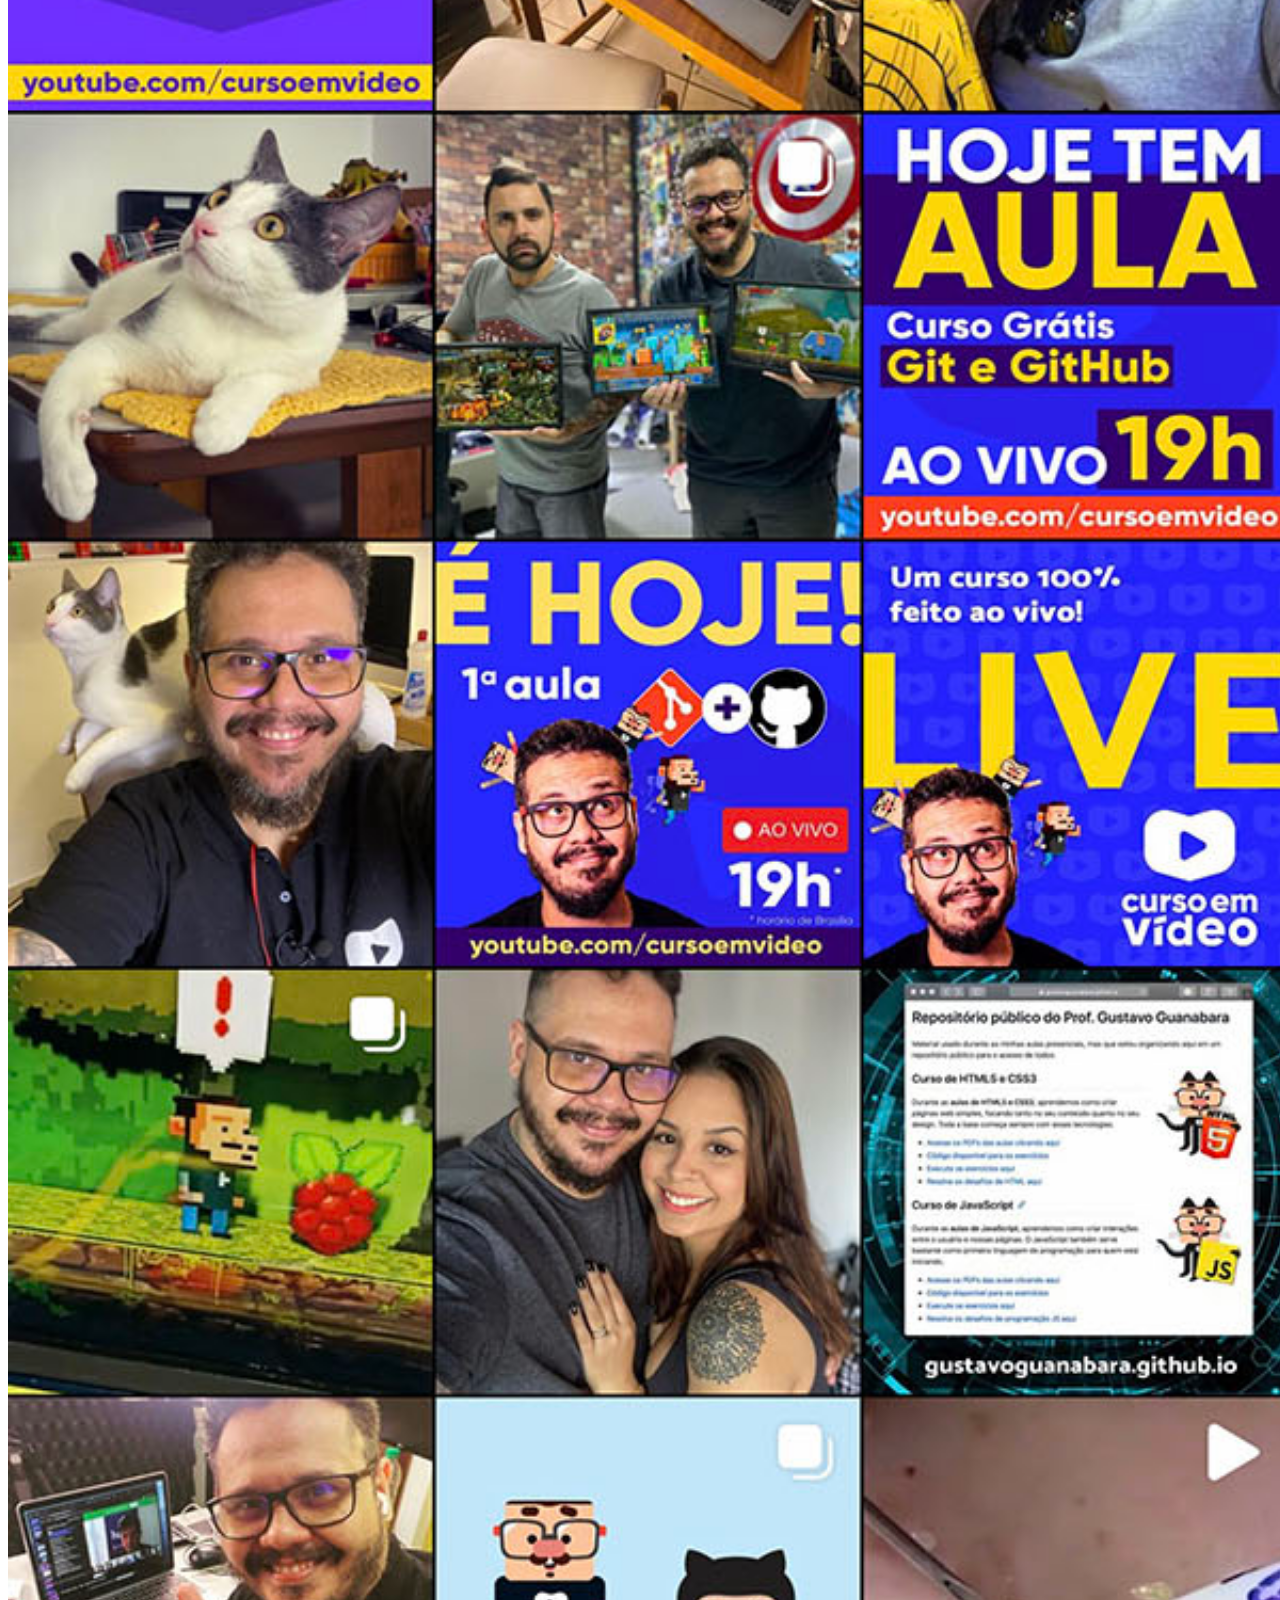
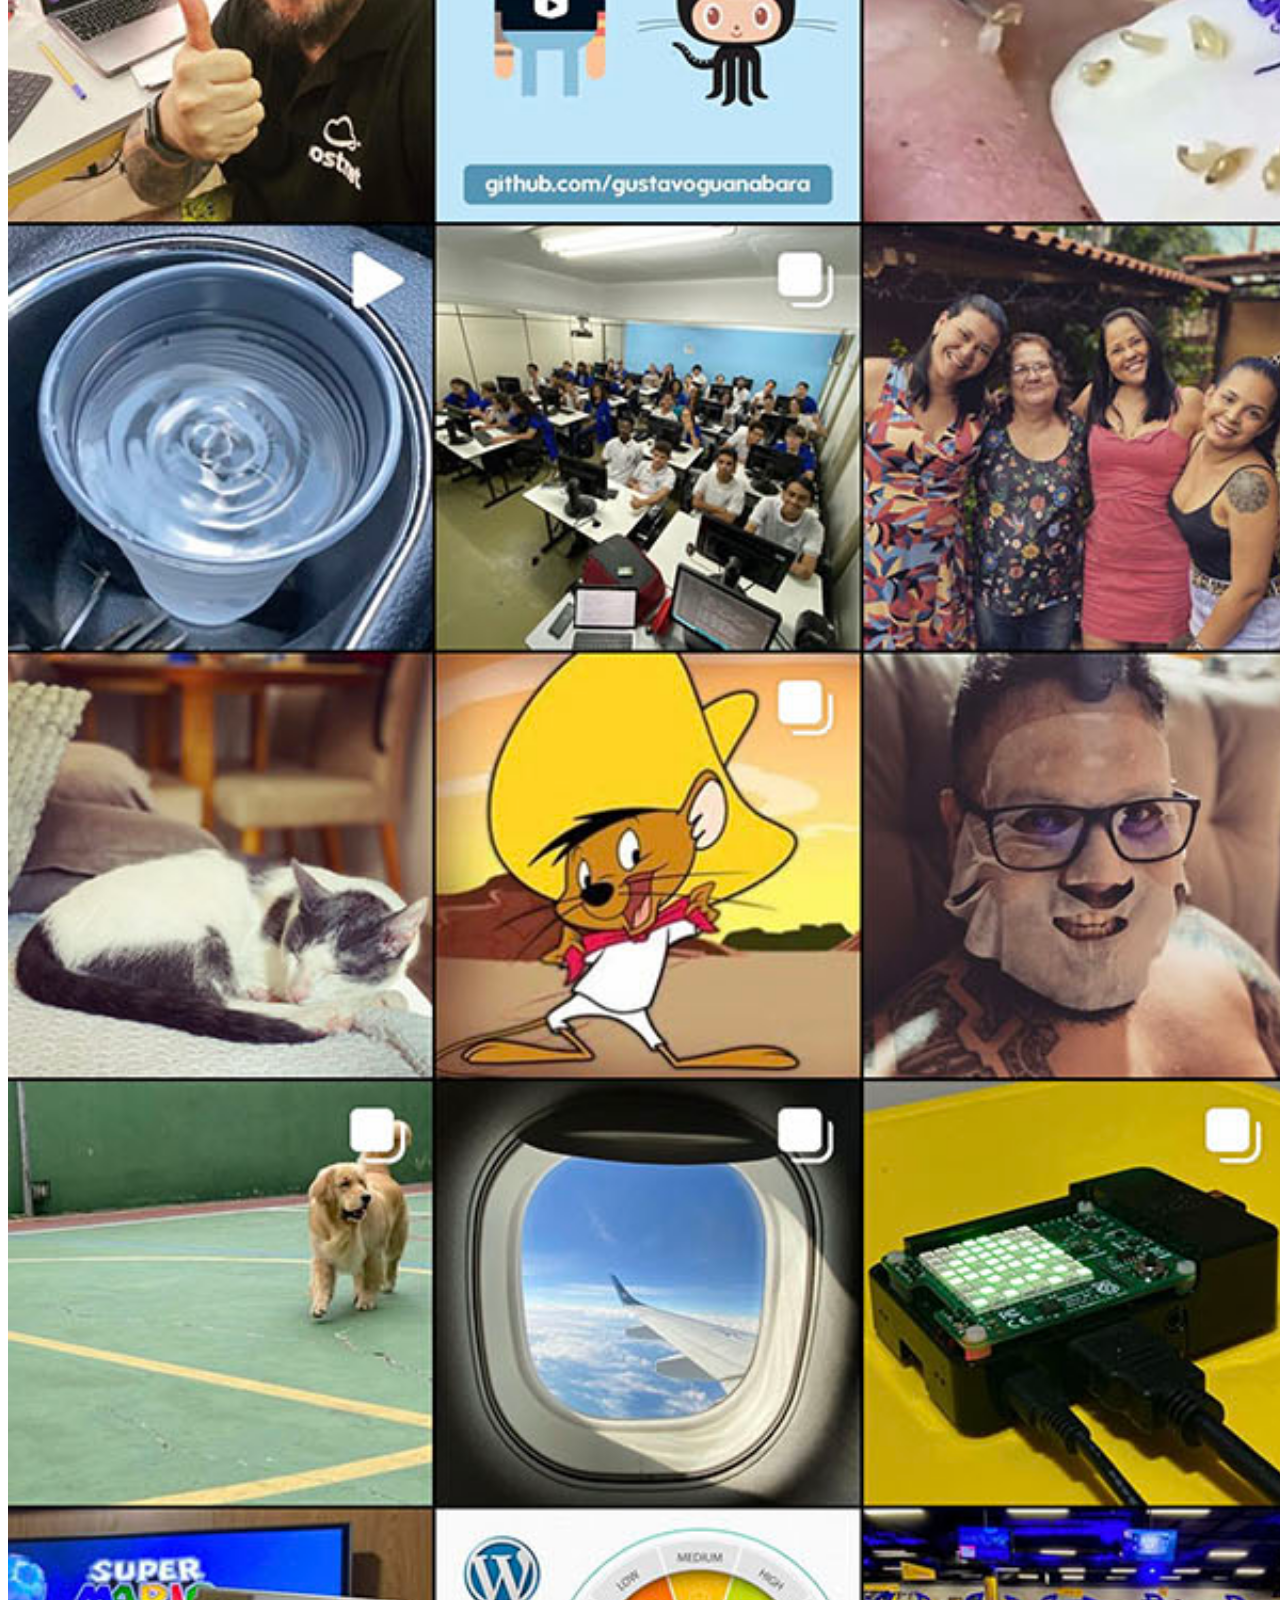
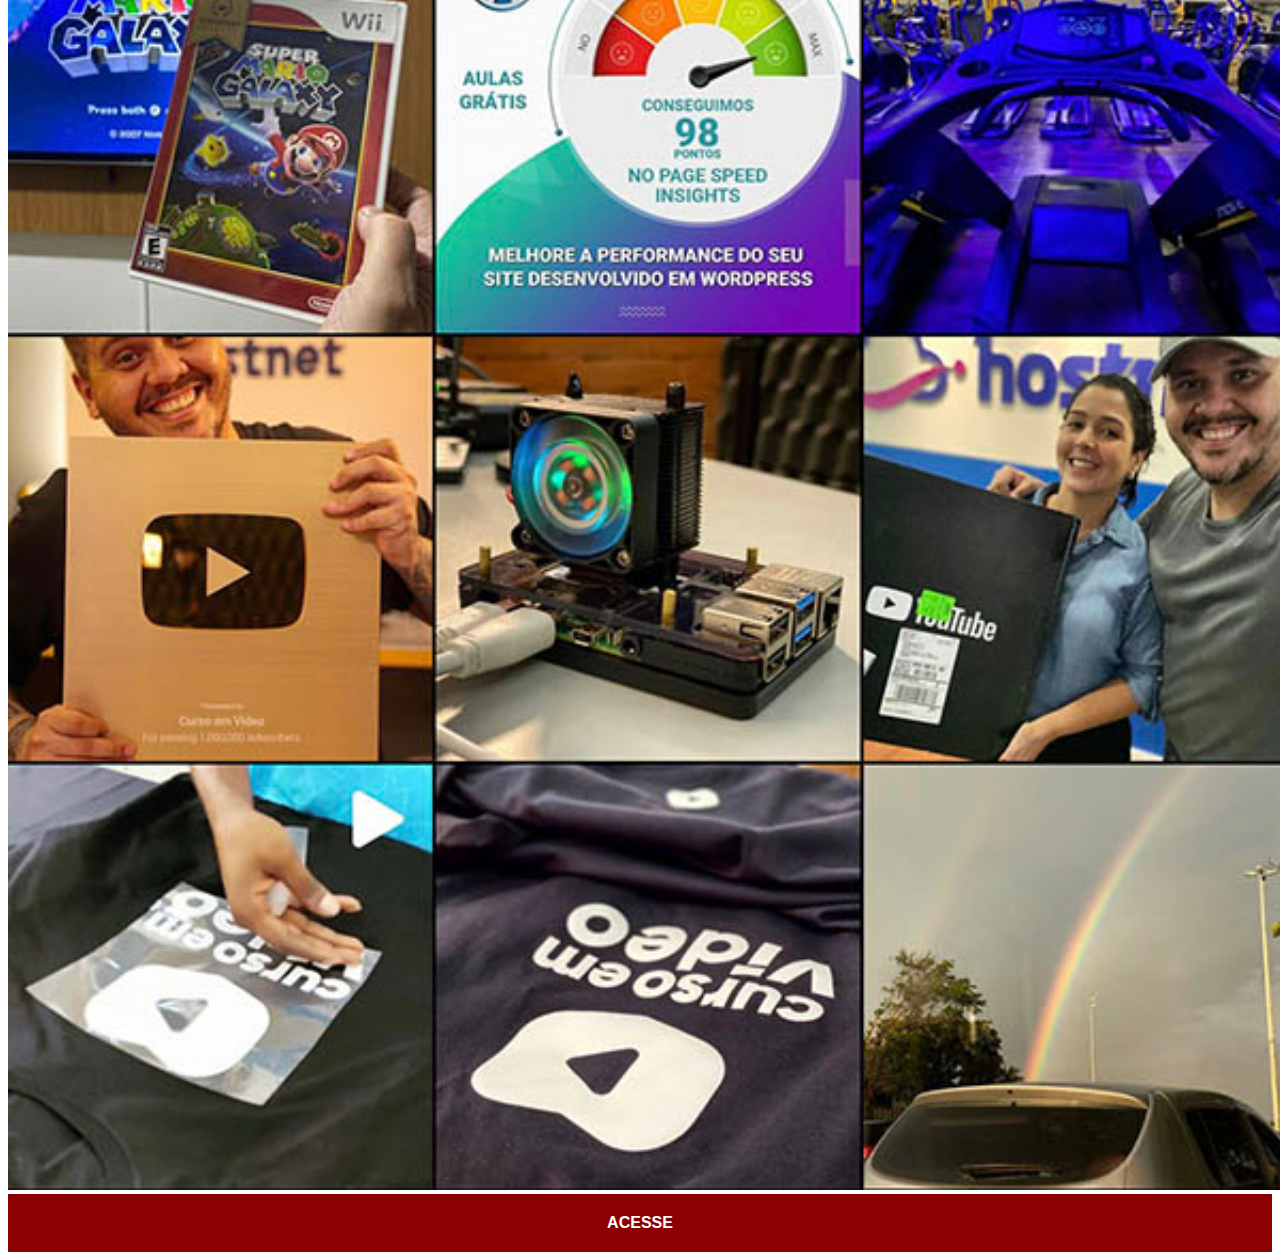
<file: instagram.html>
<!DOCTYPE html>
<html lang="pt-br">
<head>
    <meta charset="UTF-8">
    <meta http-equiv="X-UA-Compatible" content="IE=edge">
    <meta name="viewport" content="width=device-width, initial-scale=1.0">
    <title>Instagram</title>
    <link rel="stylesheet" href="estilos/social.css">
</head>
<body>
    <img src="imagens/tela-instagram.jpg" alt="">
    <a href="https://www.instagram.com/gustavoguanabara/" target="_blank">ACESSE</a>
</body>
</html>
</file>
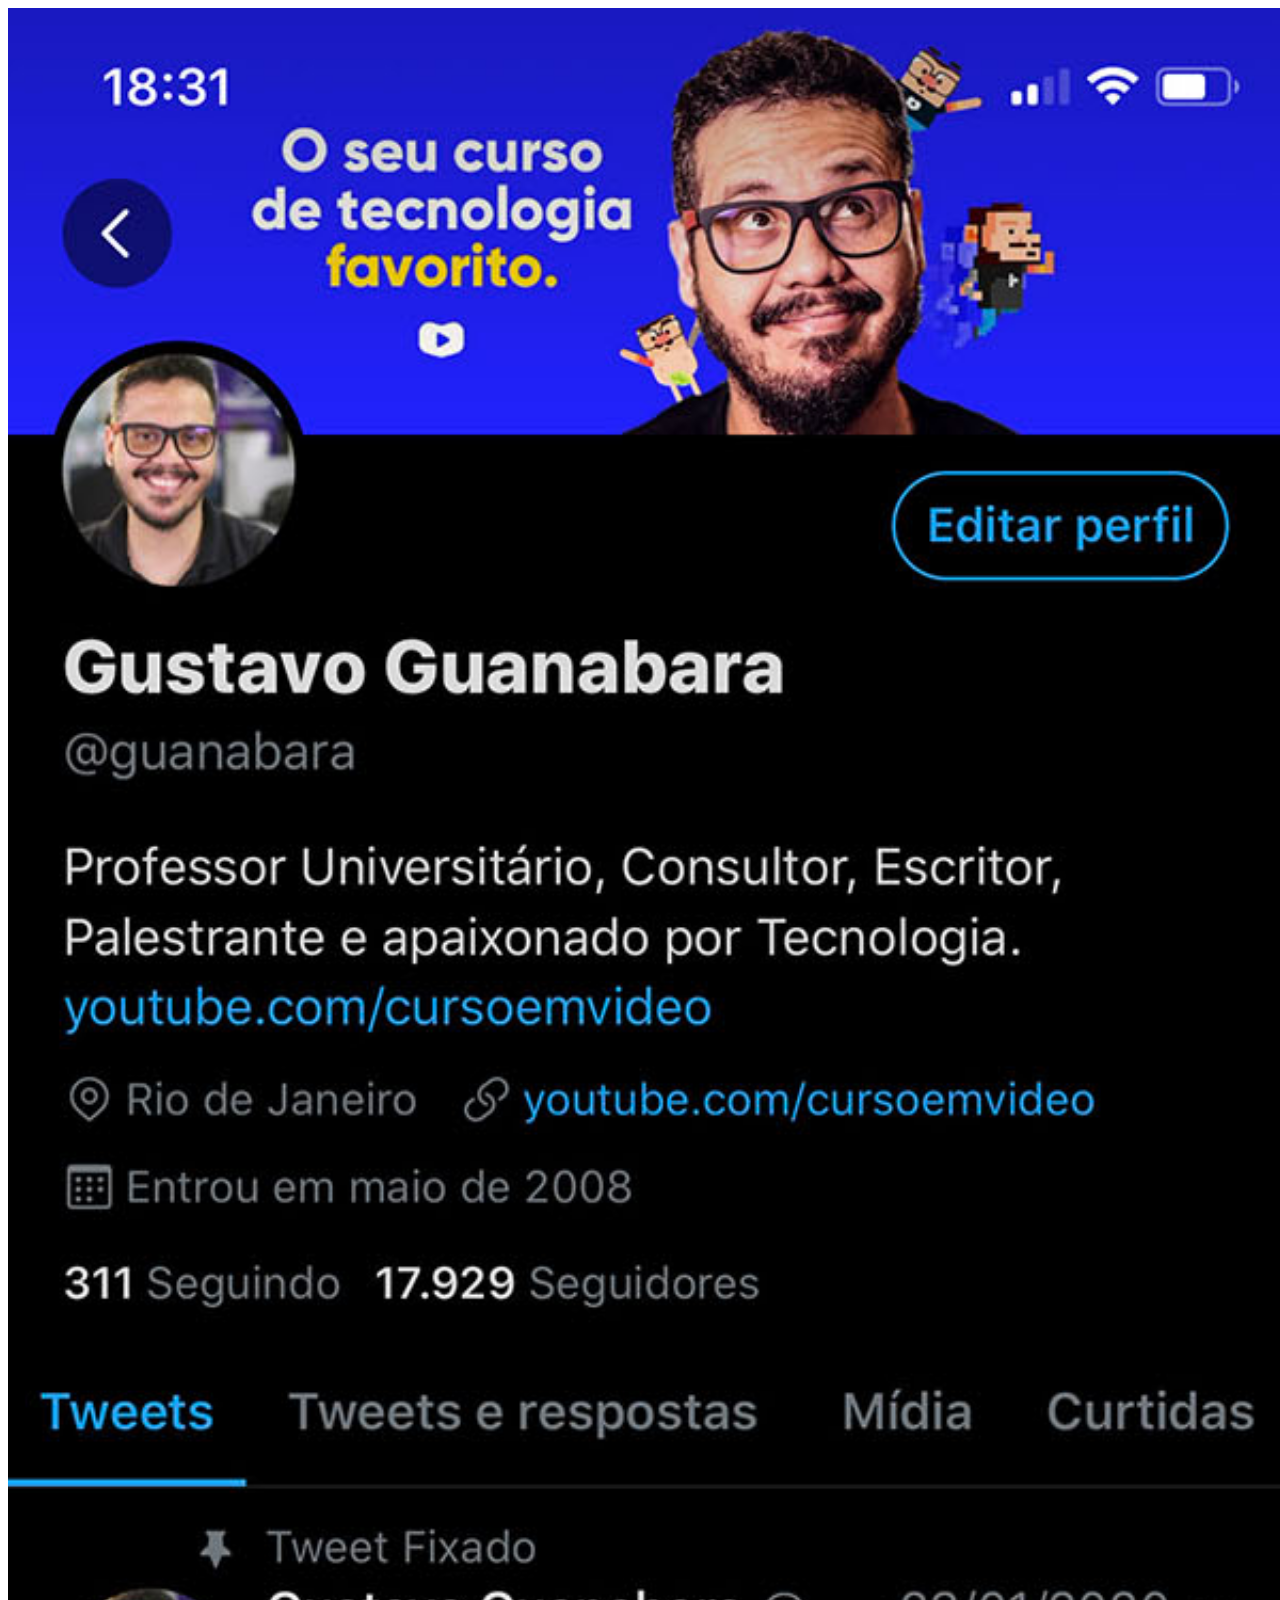
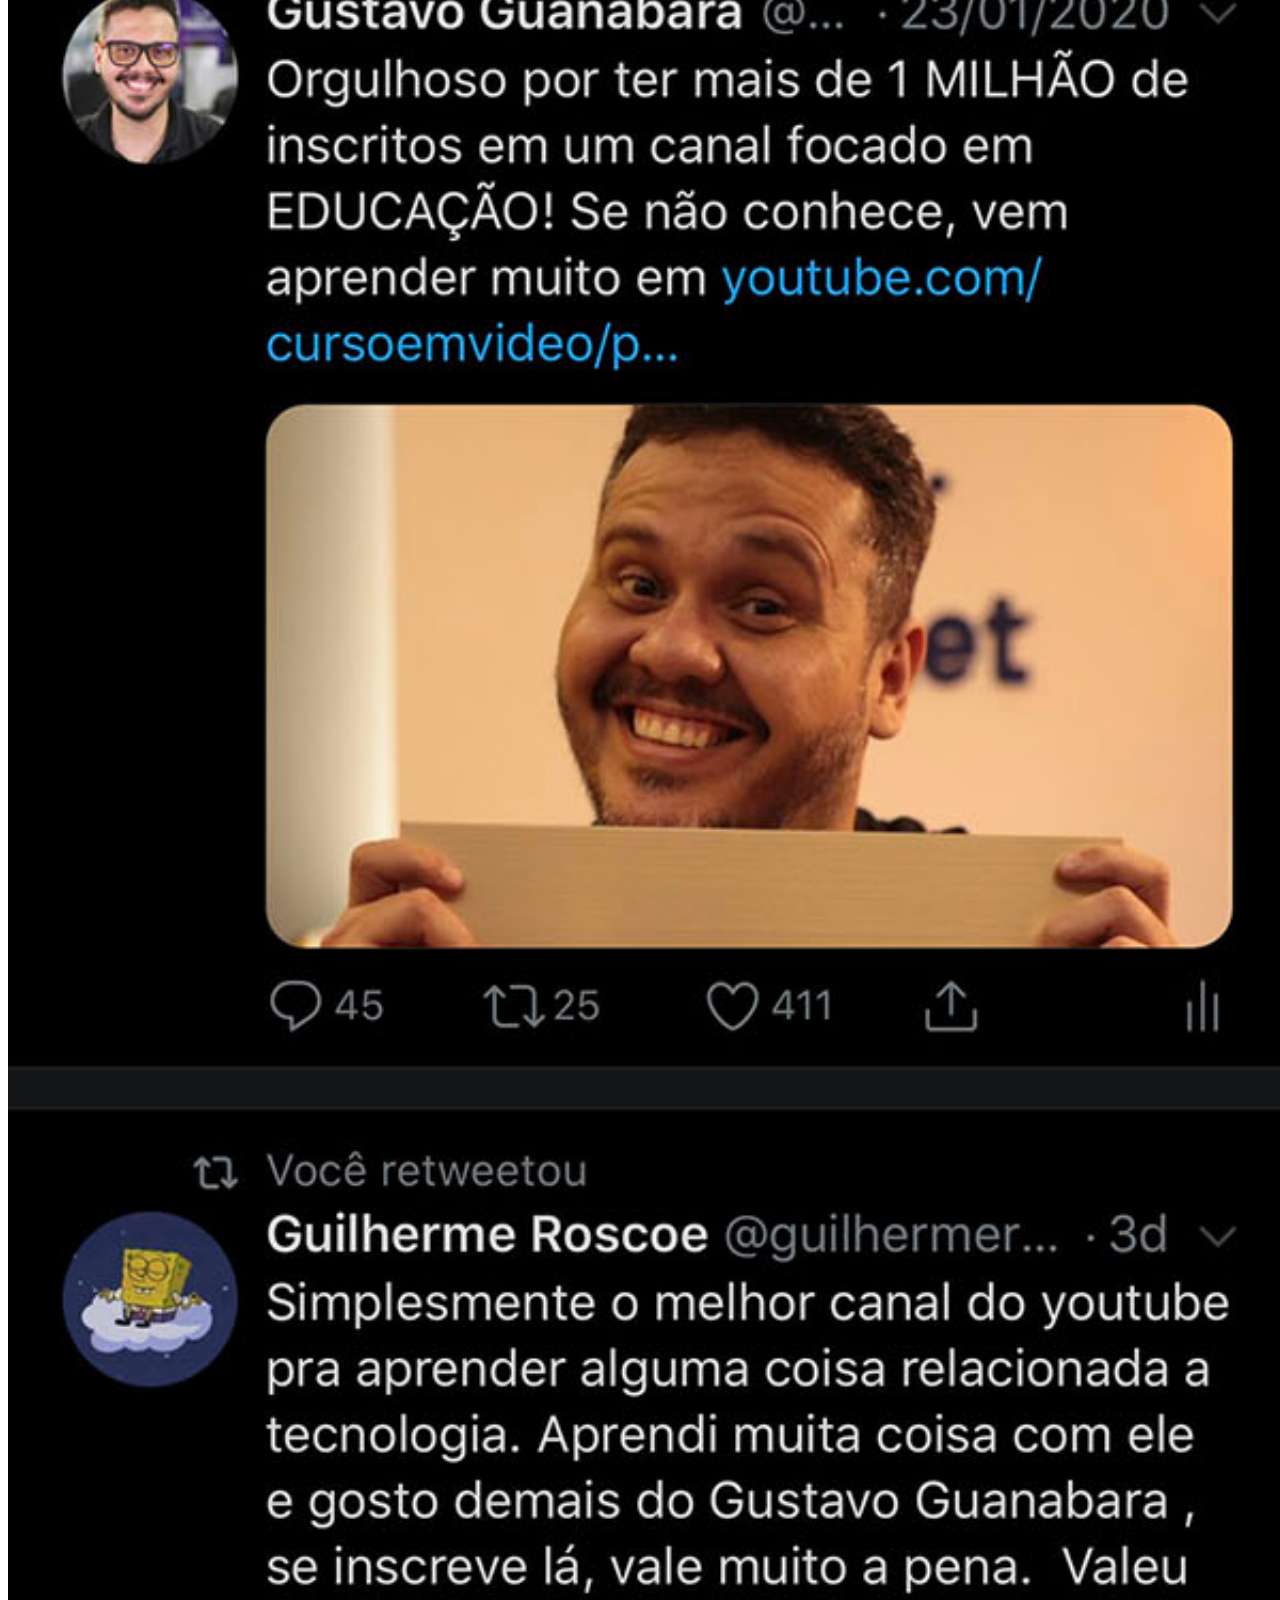
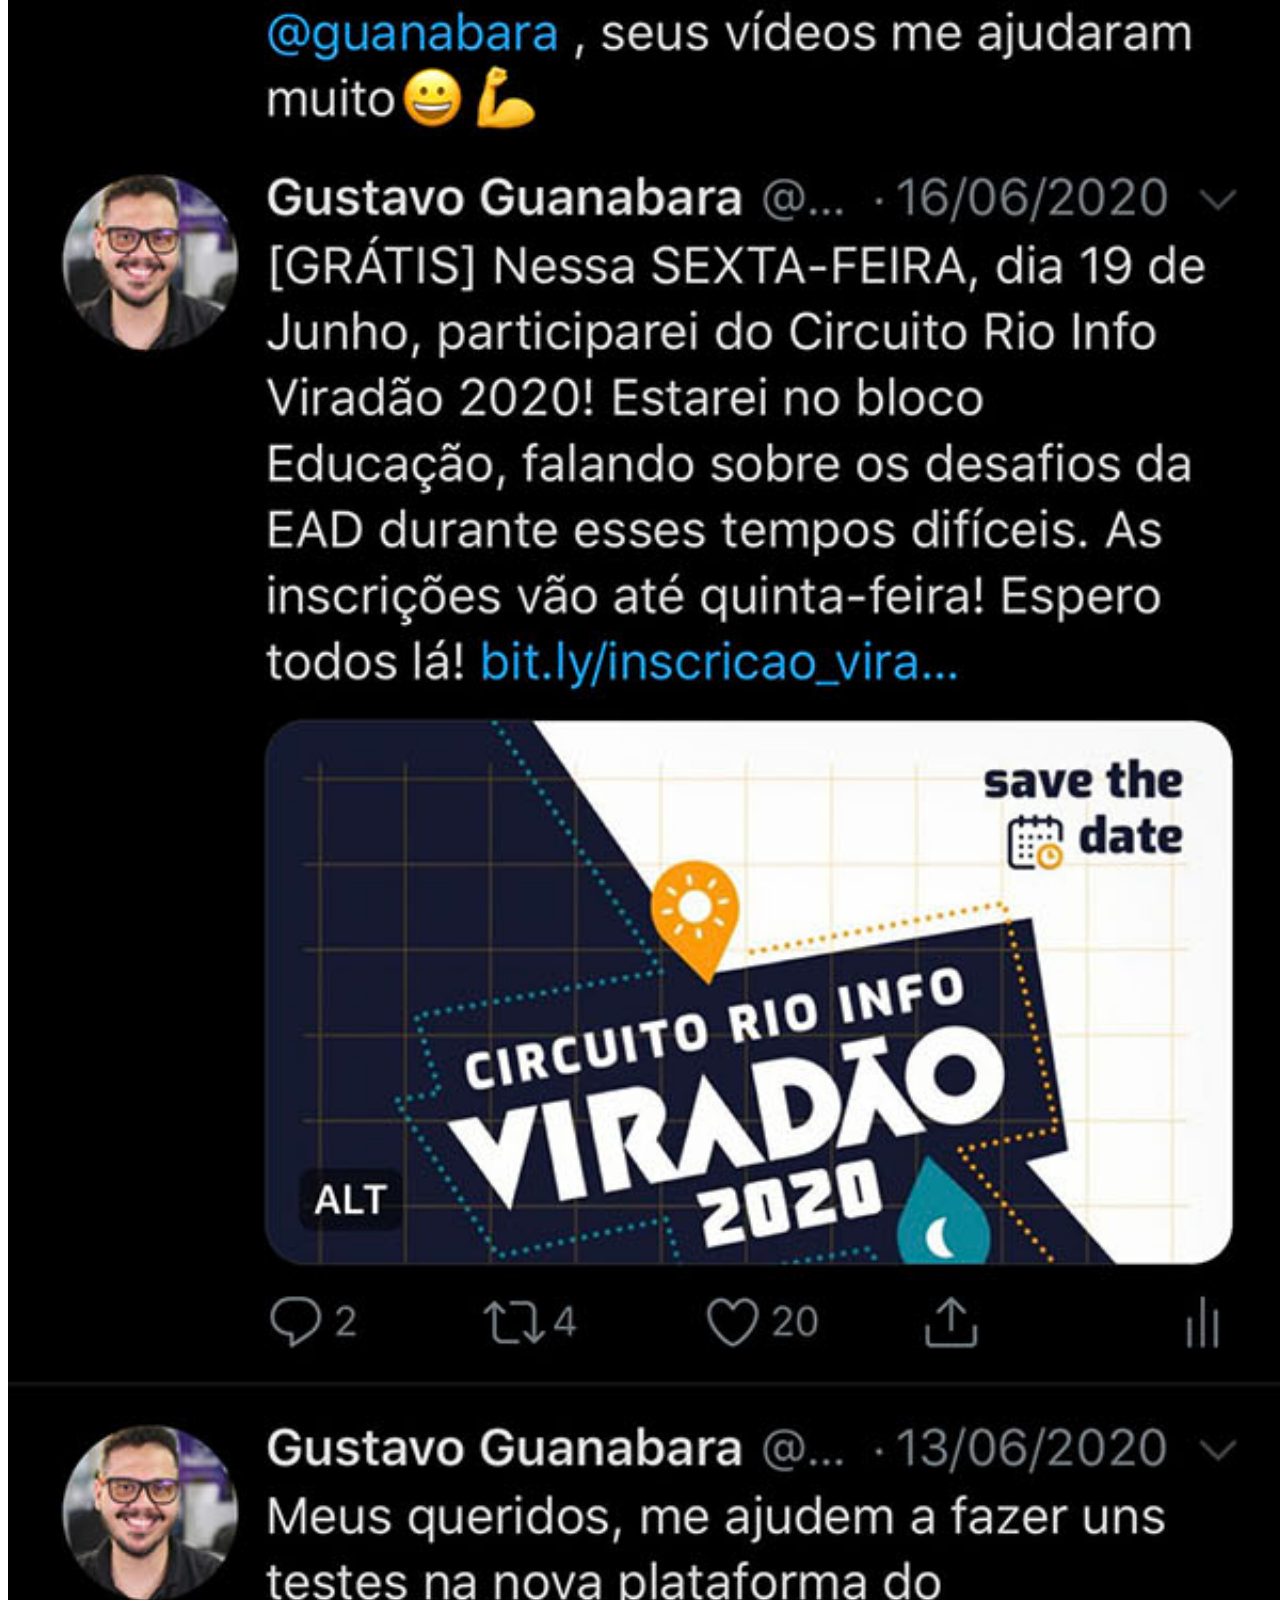
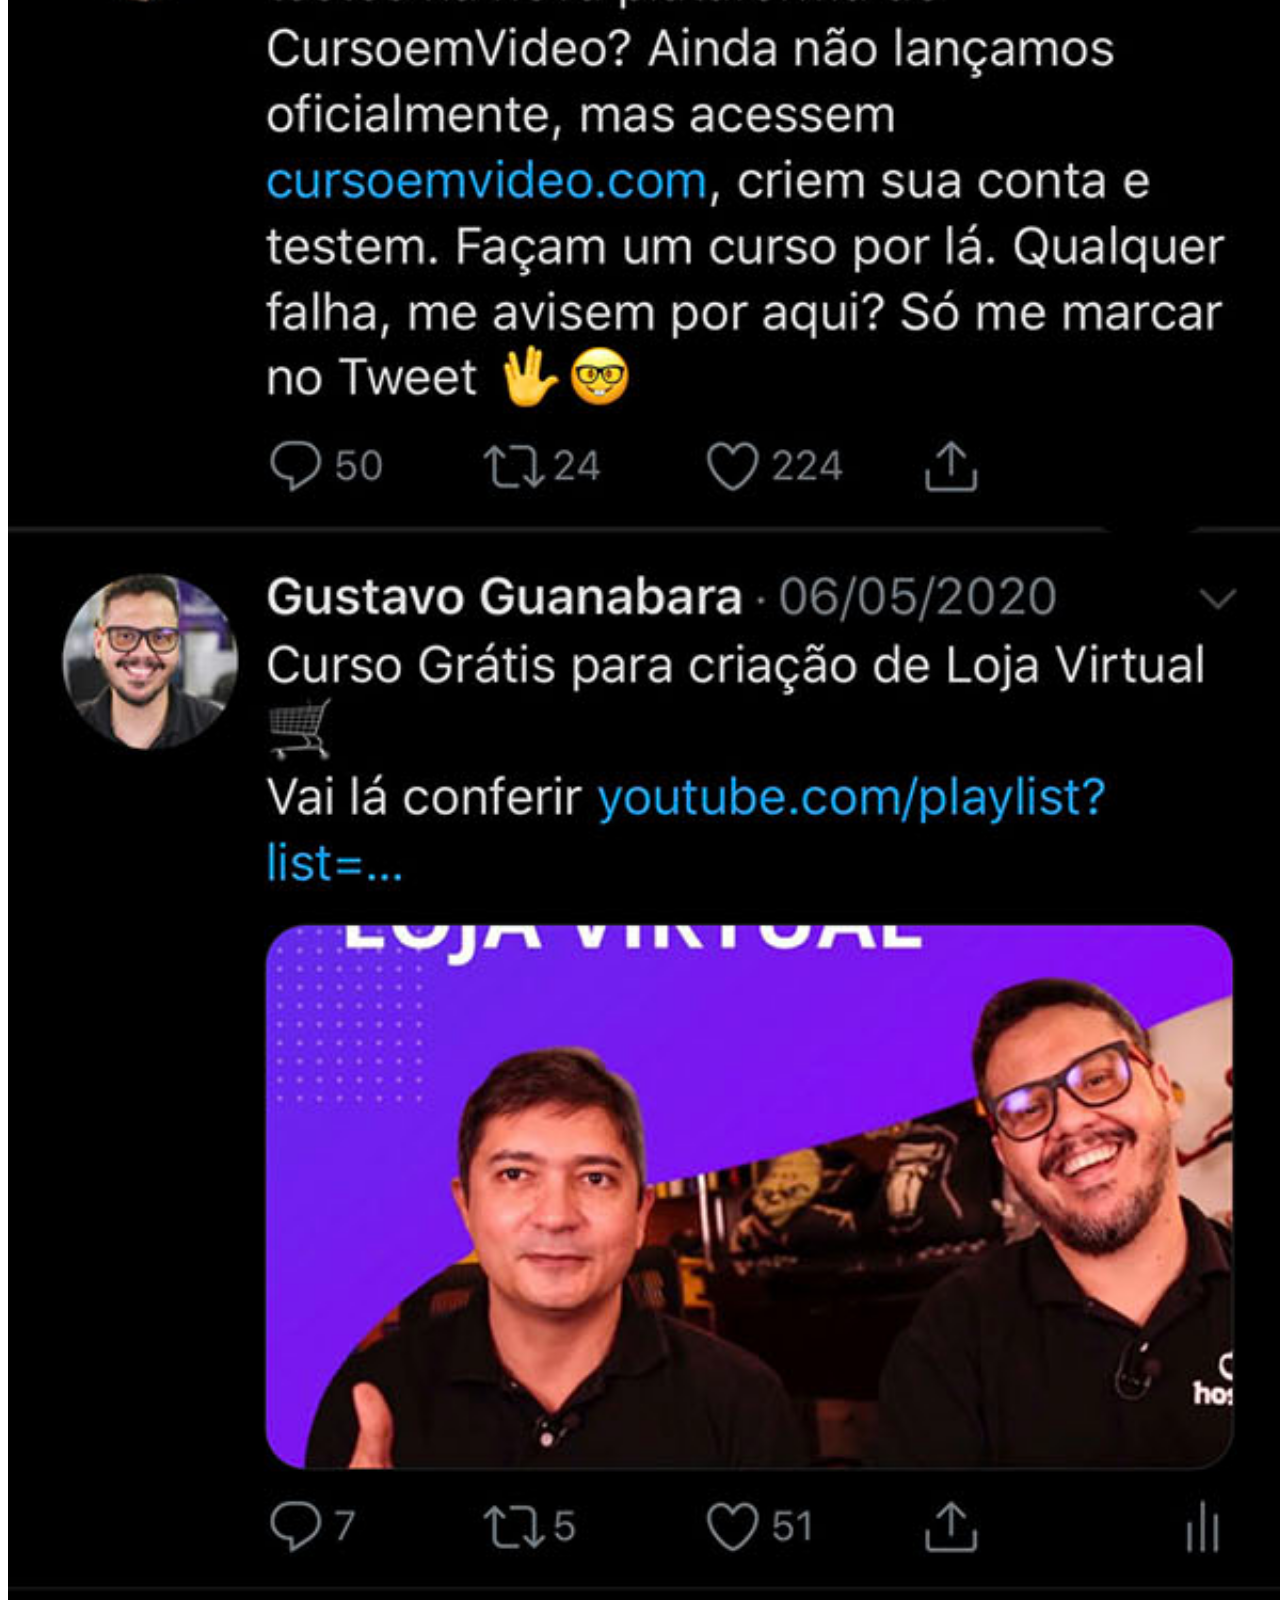
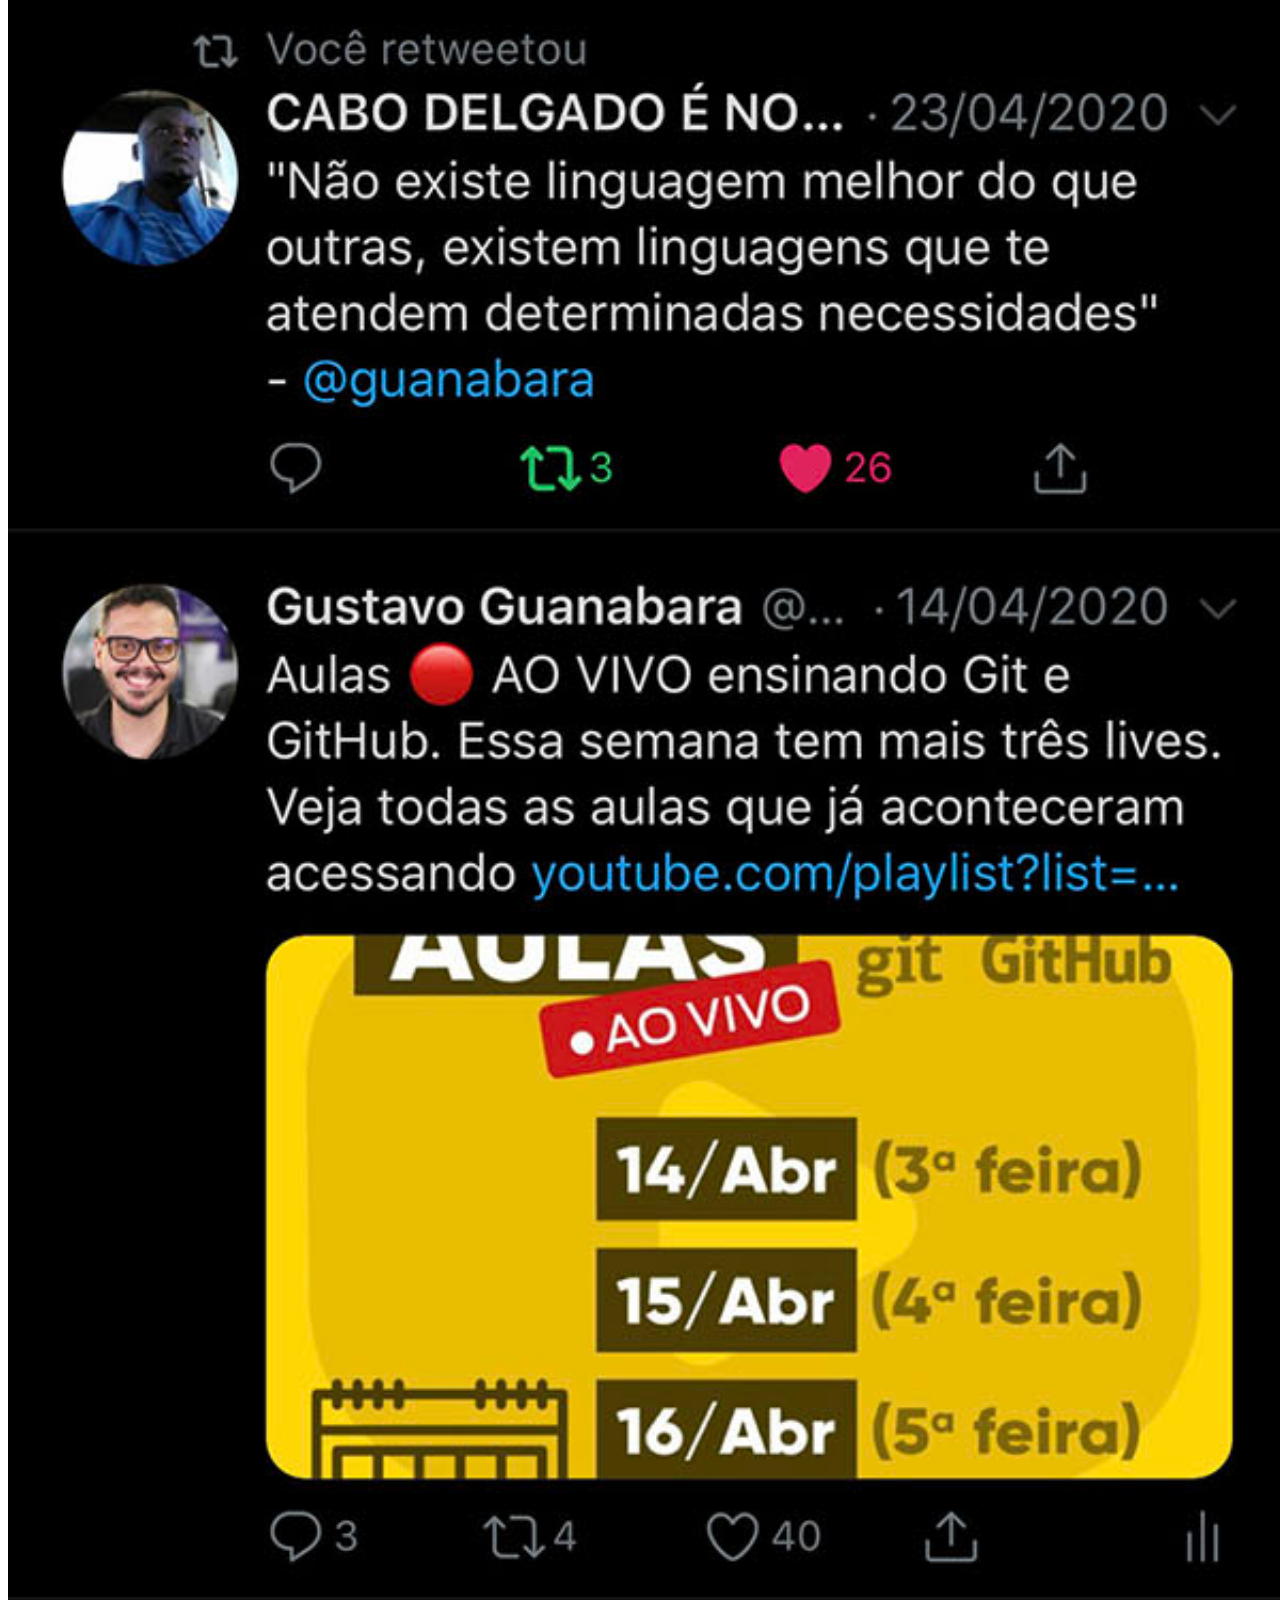
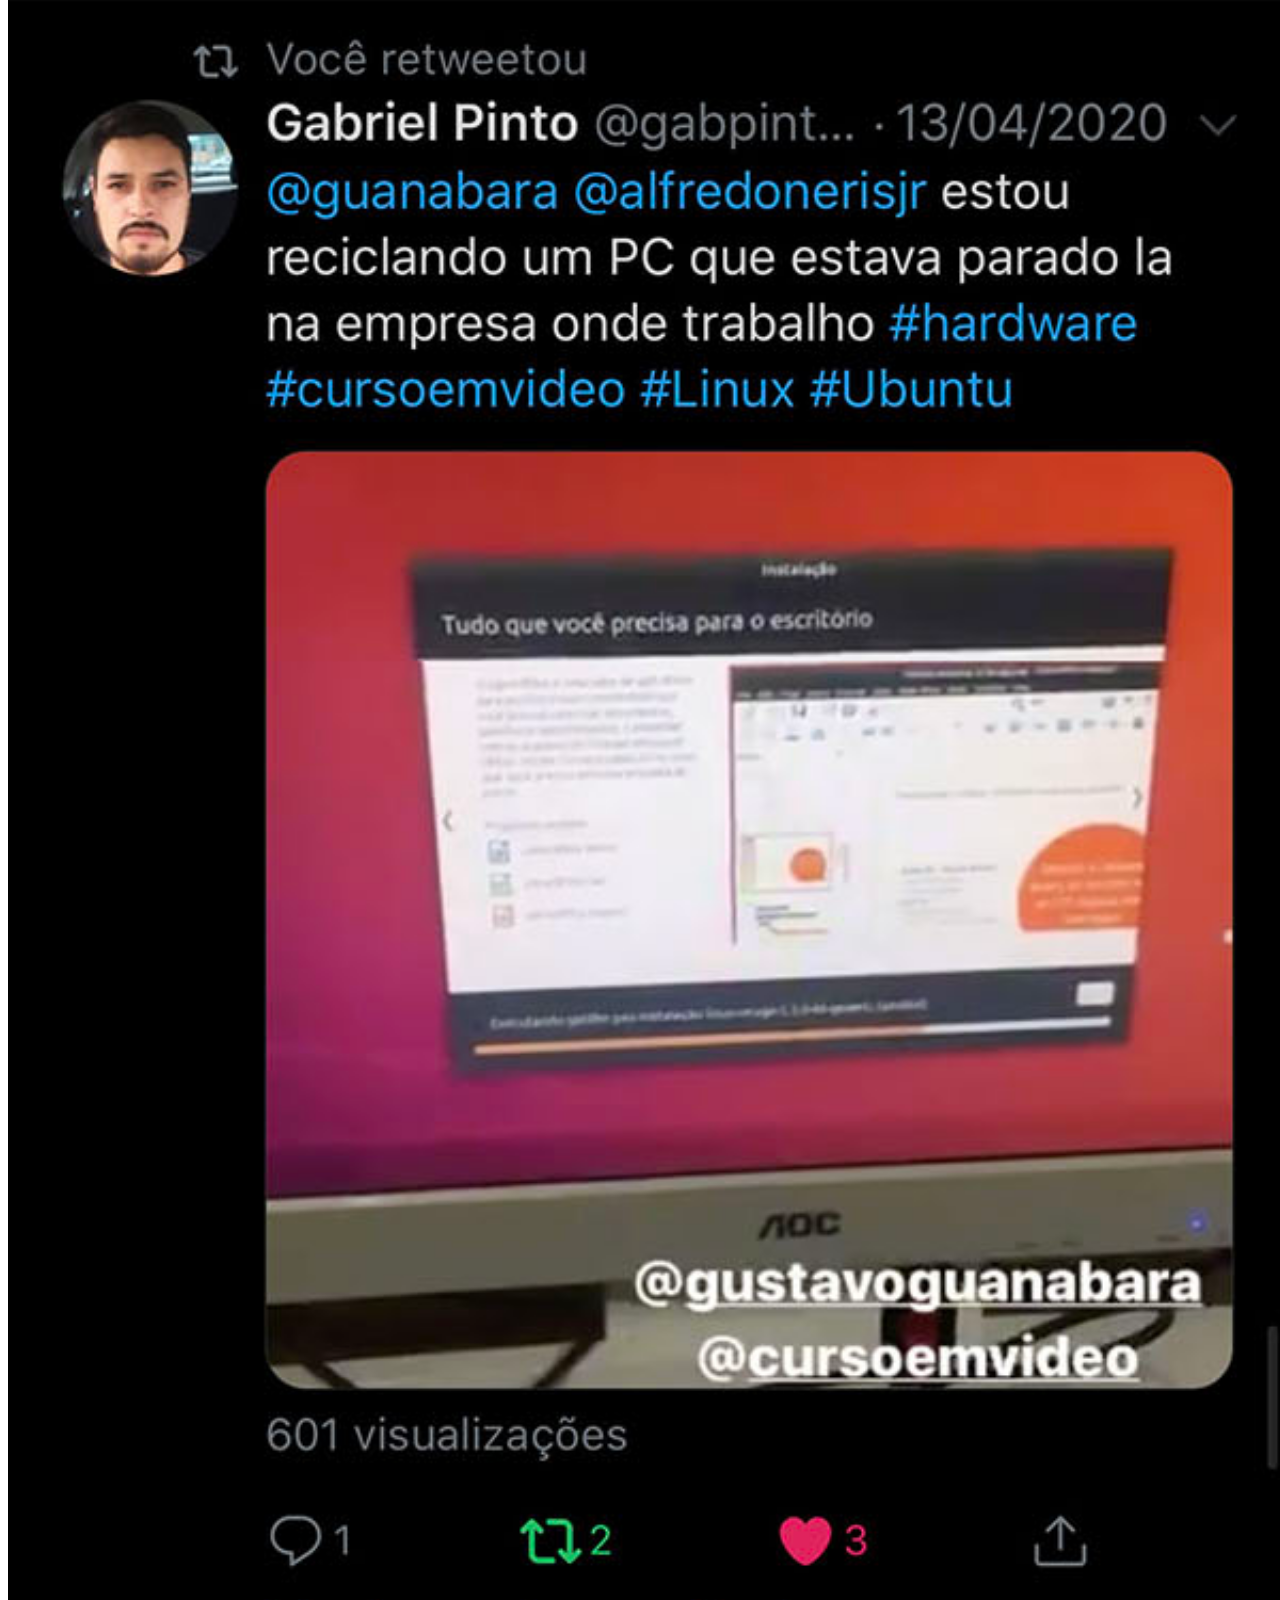
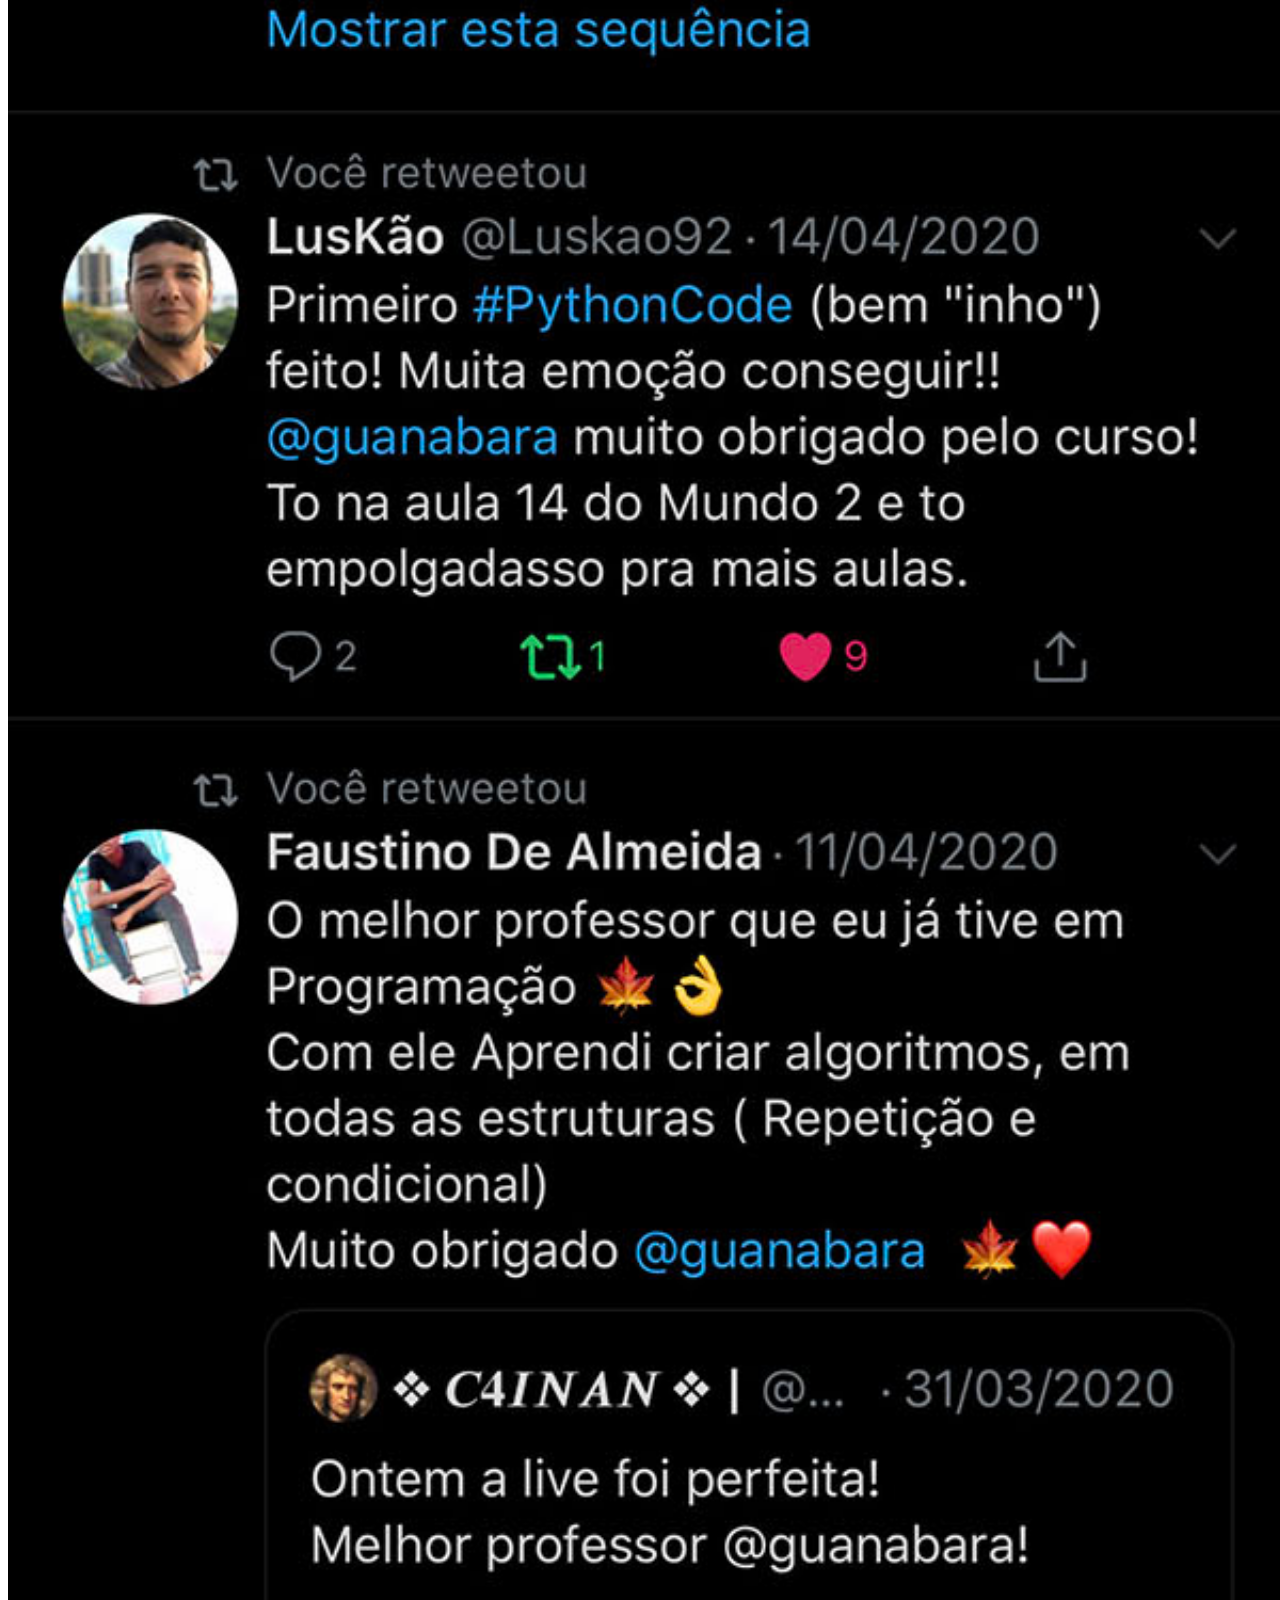
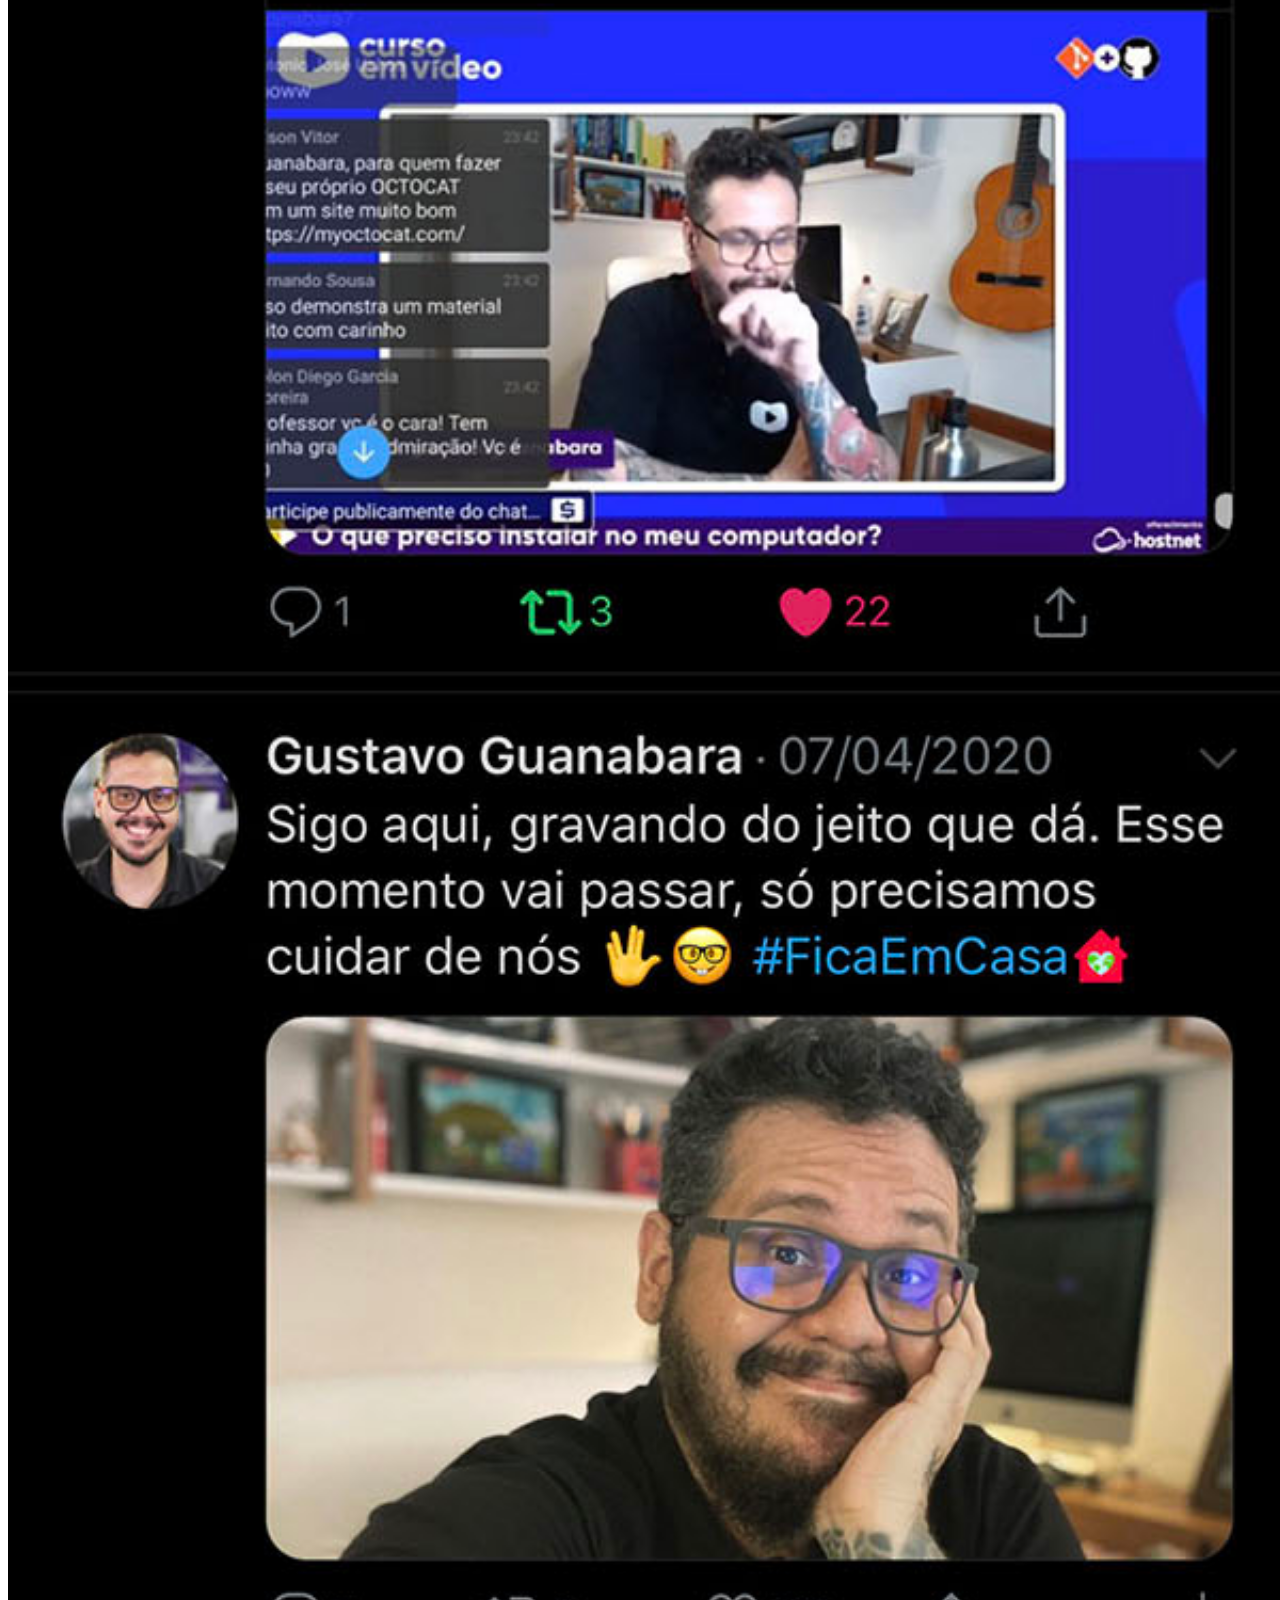
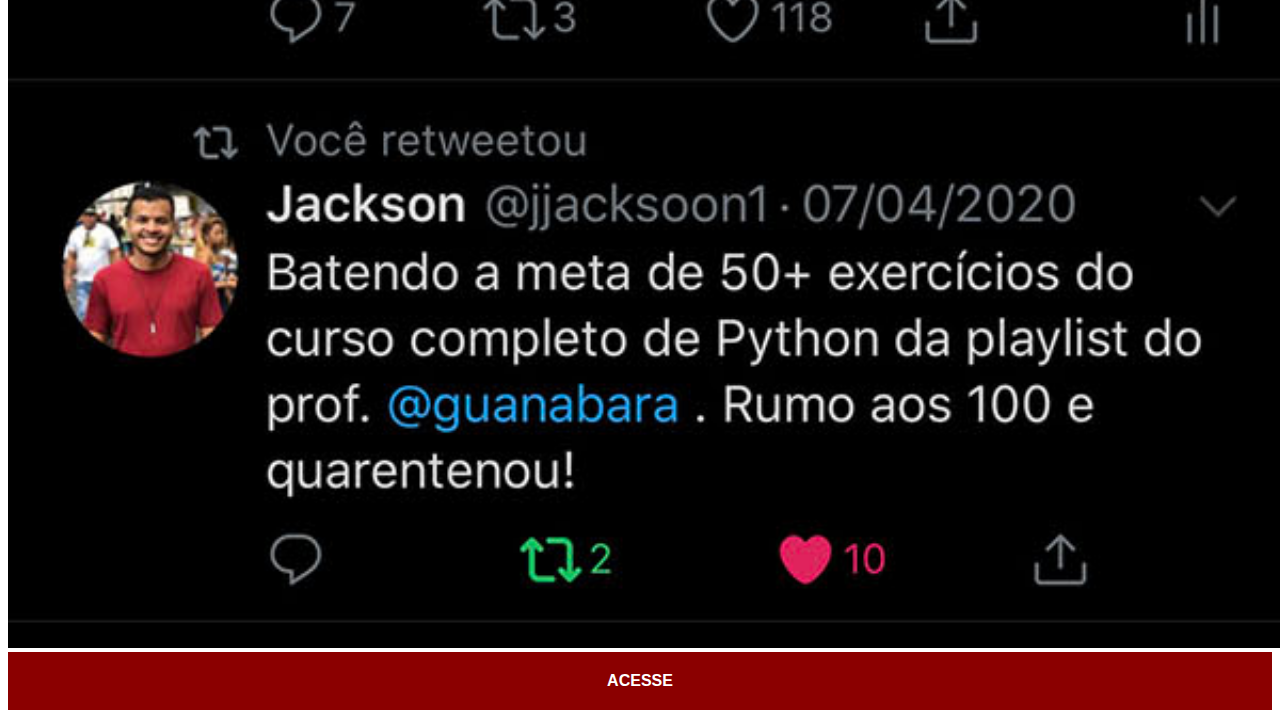
<file: twitter.html>
<!DOCTYPE html>
<html lang="pt-br">
<head>
    <meta charset="UTF-8">
    <meta http-equiv="X-UA-Compatible" content="IE=edge">
    <meta name="viewport" content="width=device-width, initial-scale=1.0">
    <title>Twitter</title>
    <link rel="stylesheet" href="estilos/social.css">
</head>
<body>
    <img src="imagens/tela-twitter.jpg" alt="Twitter">
    <a href="https://twitter.com/guanabara" target="_blank">ACESSE</a>
</body>
</html>
</file>
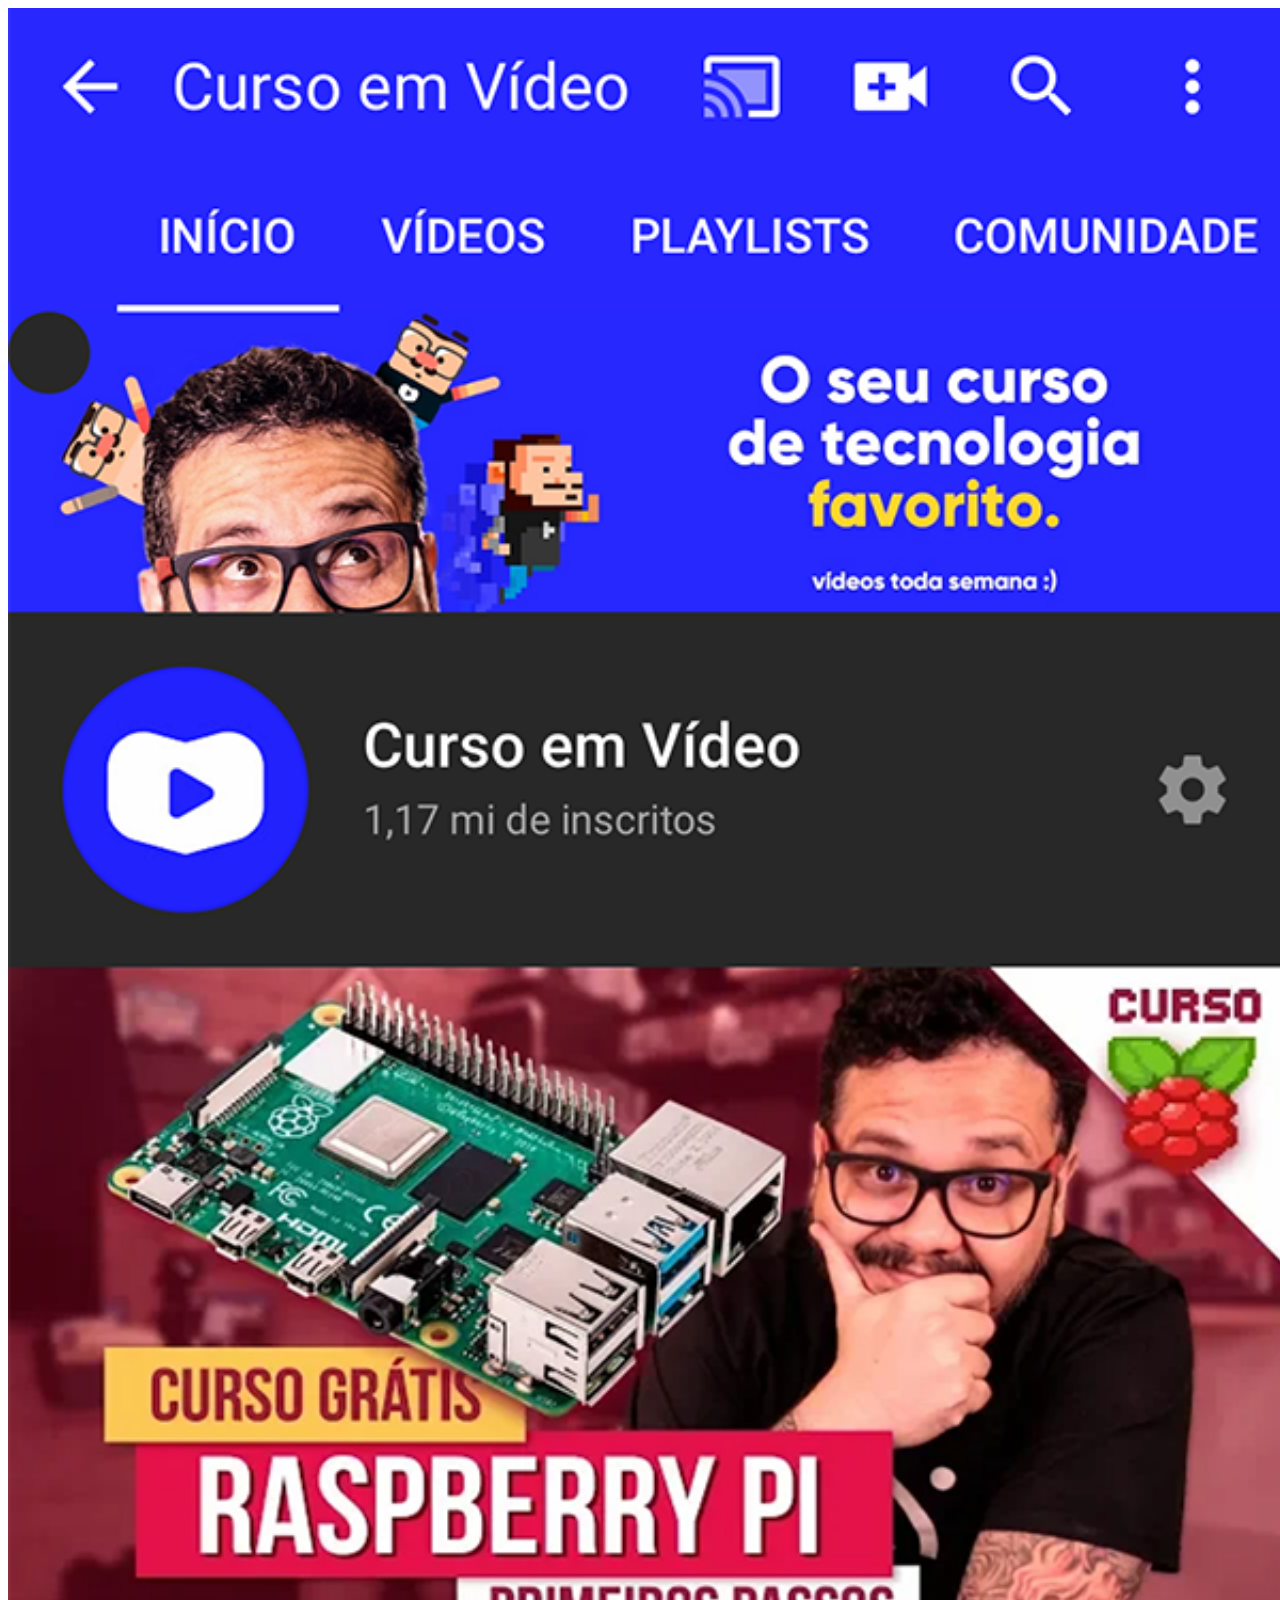
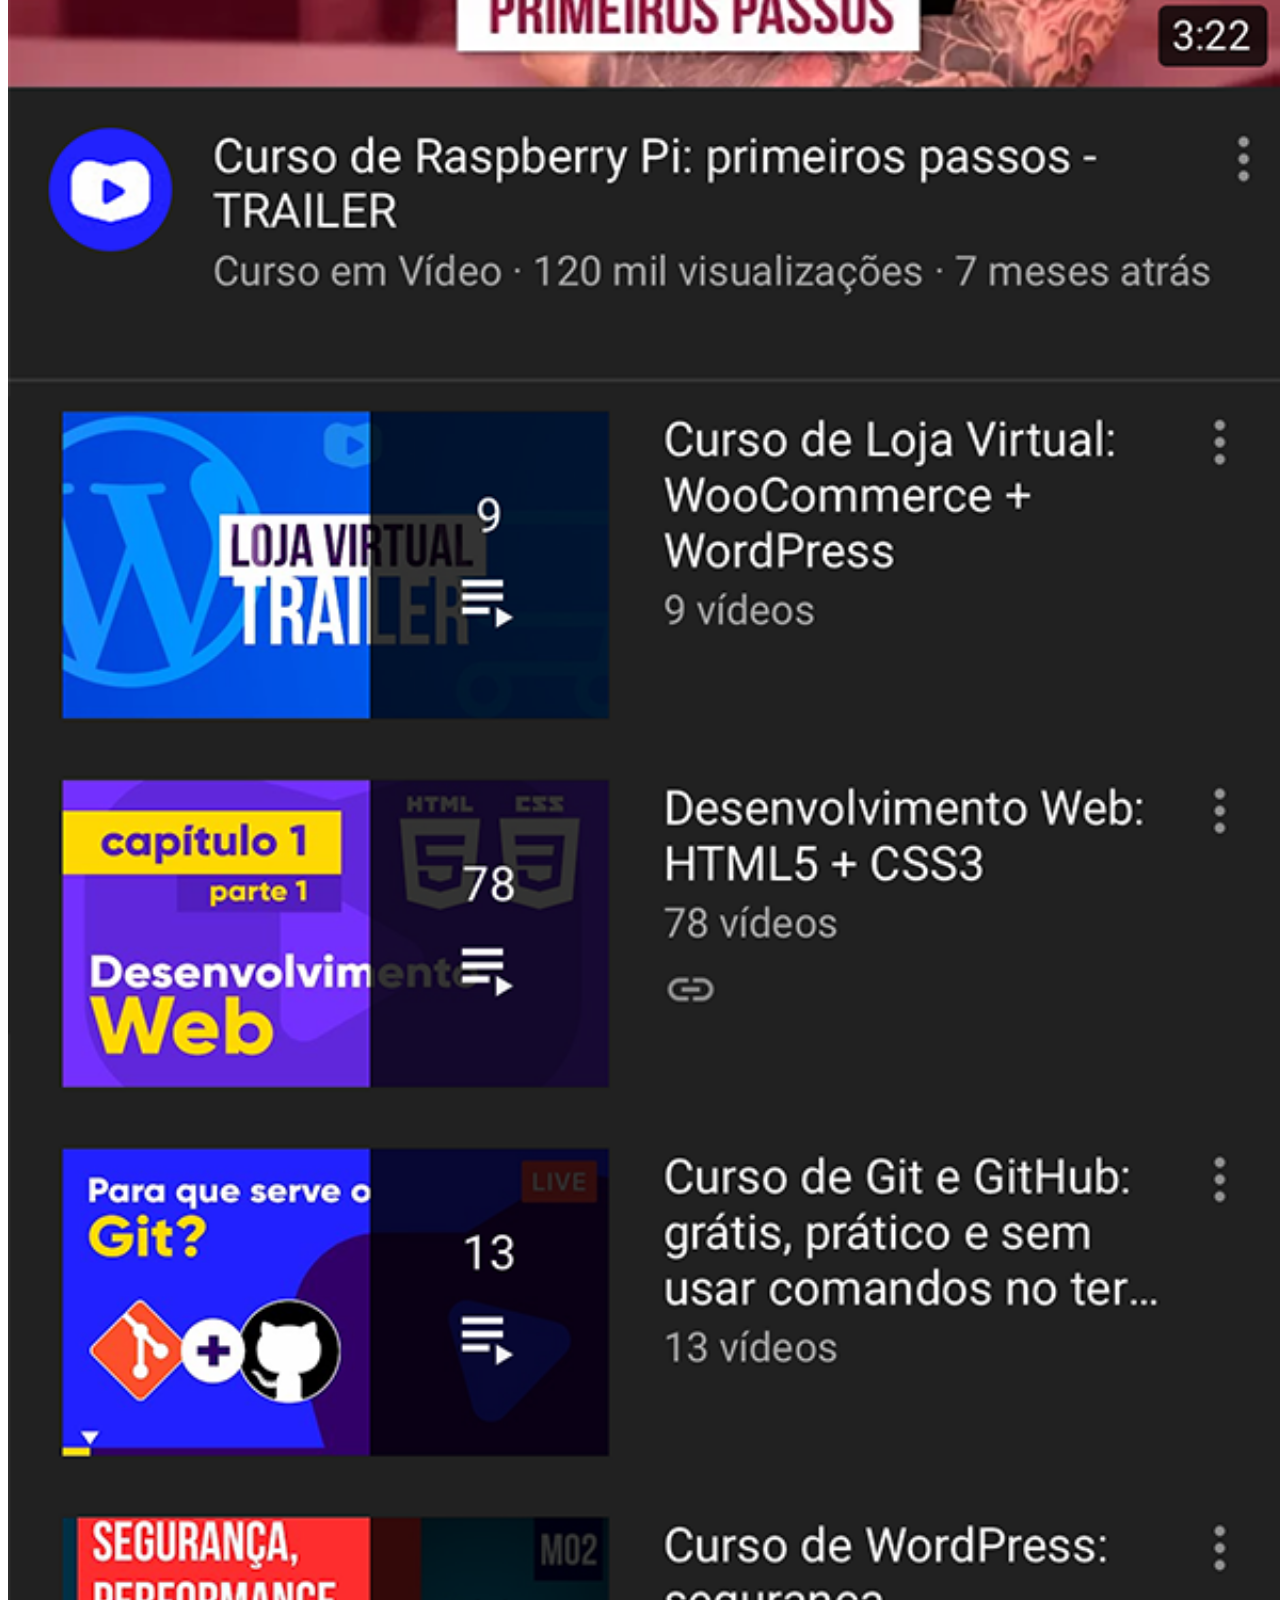
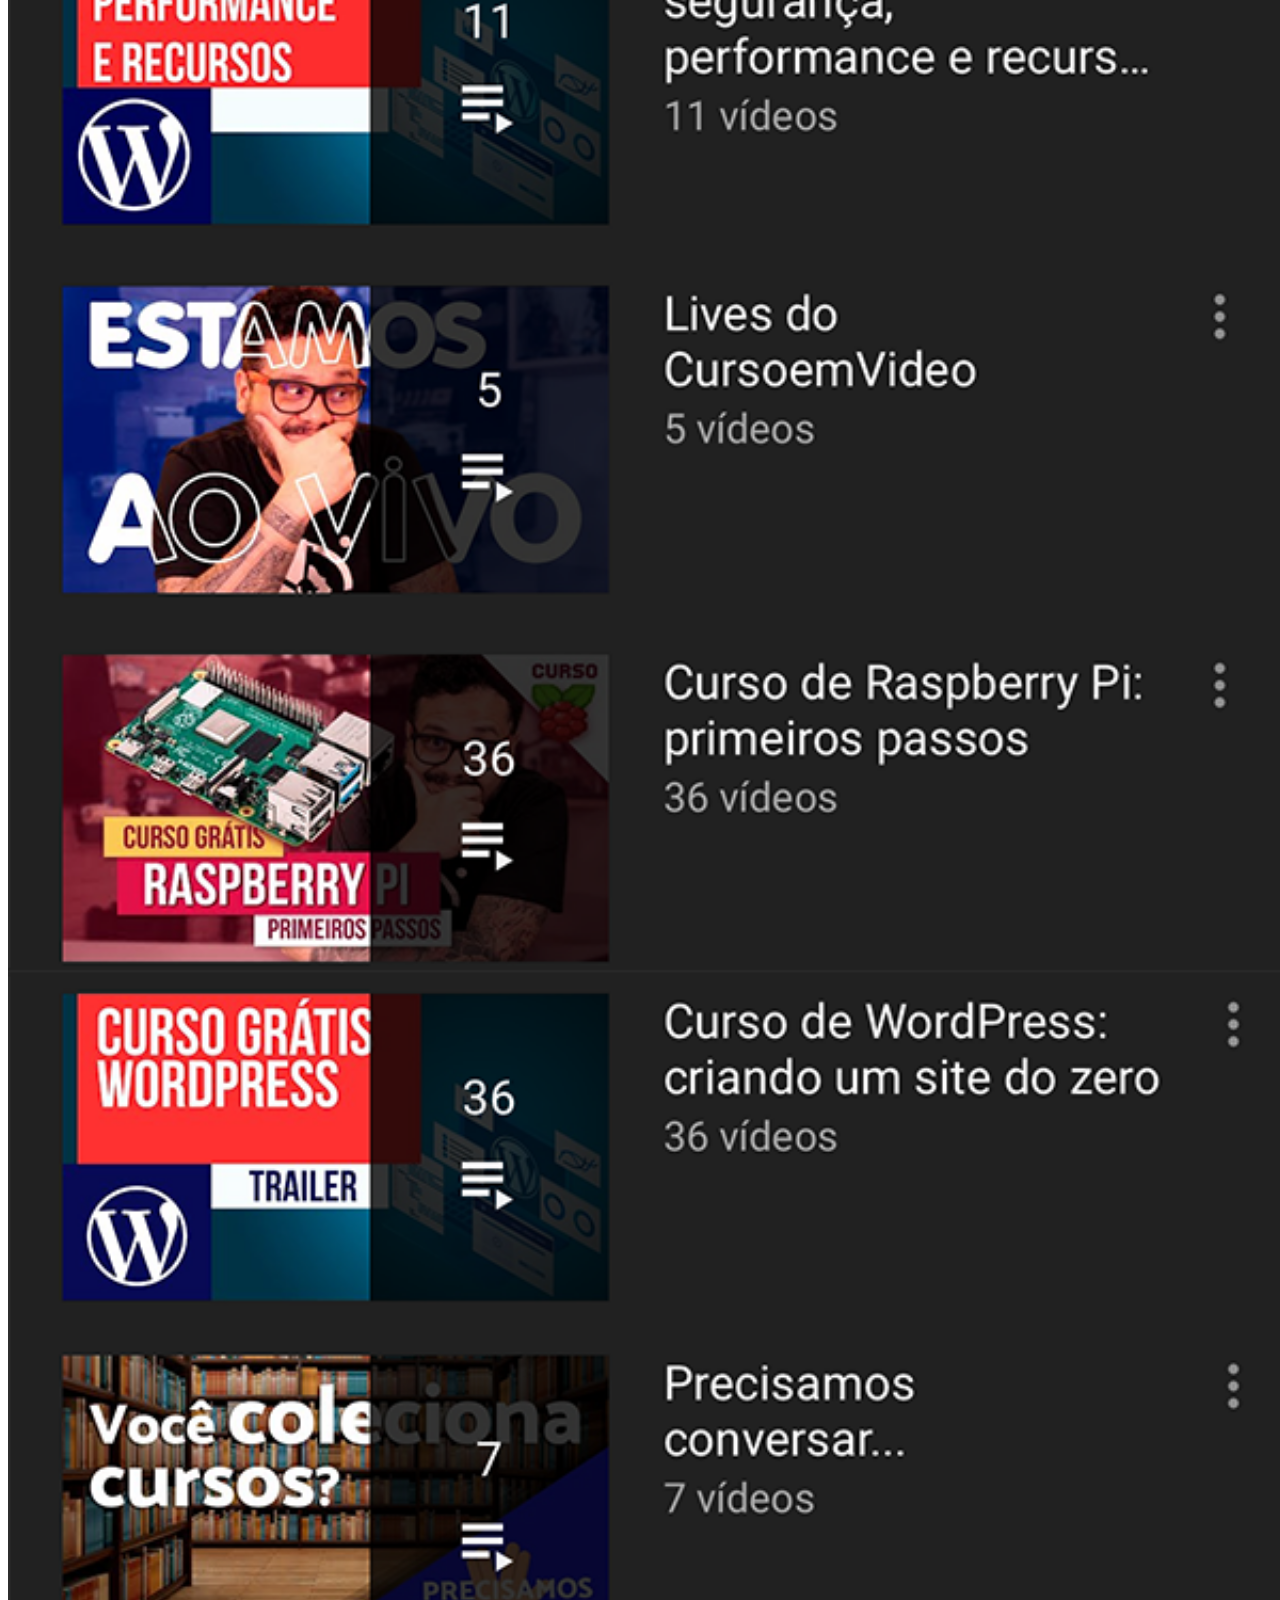
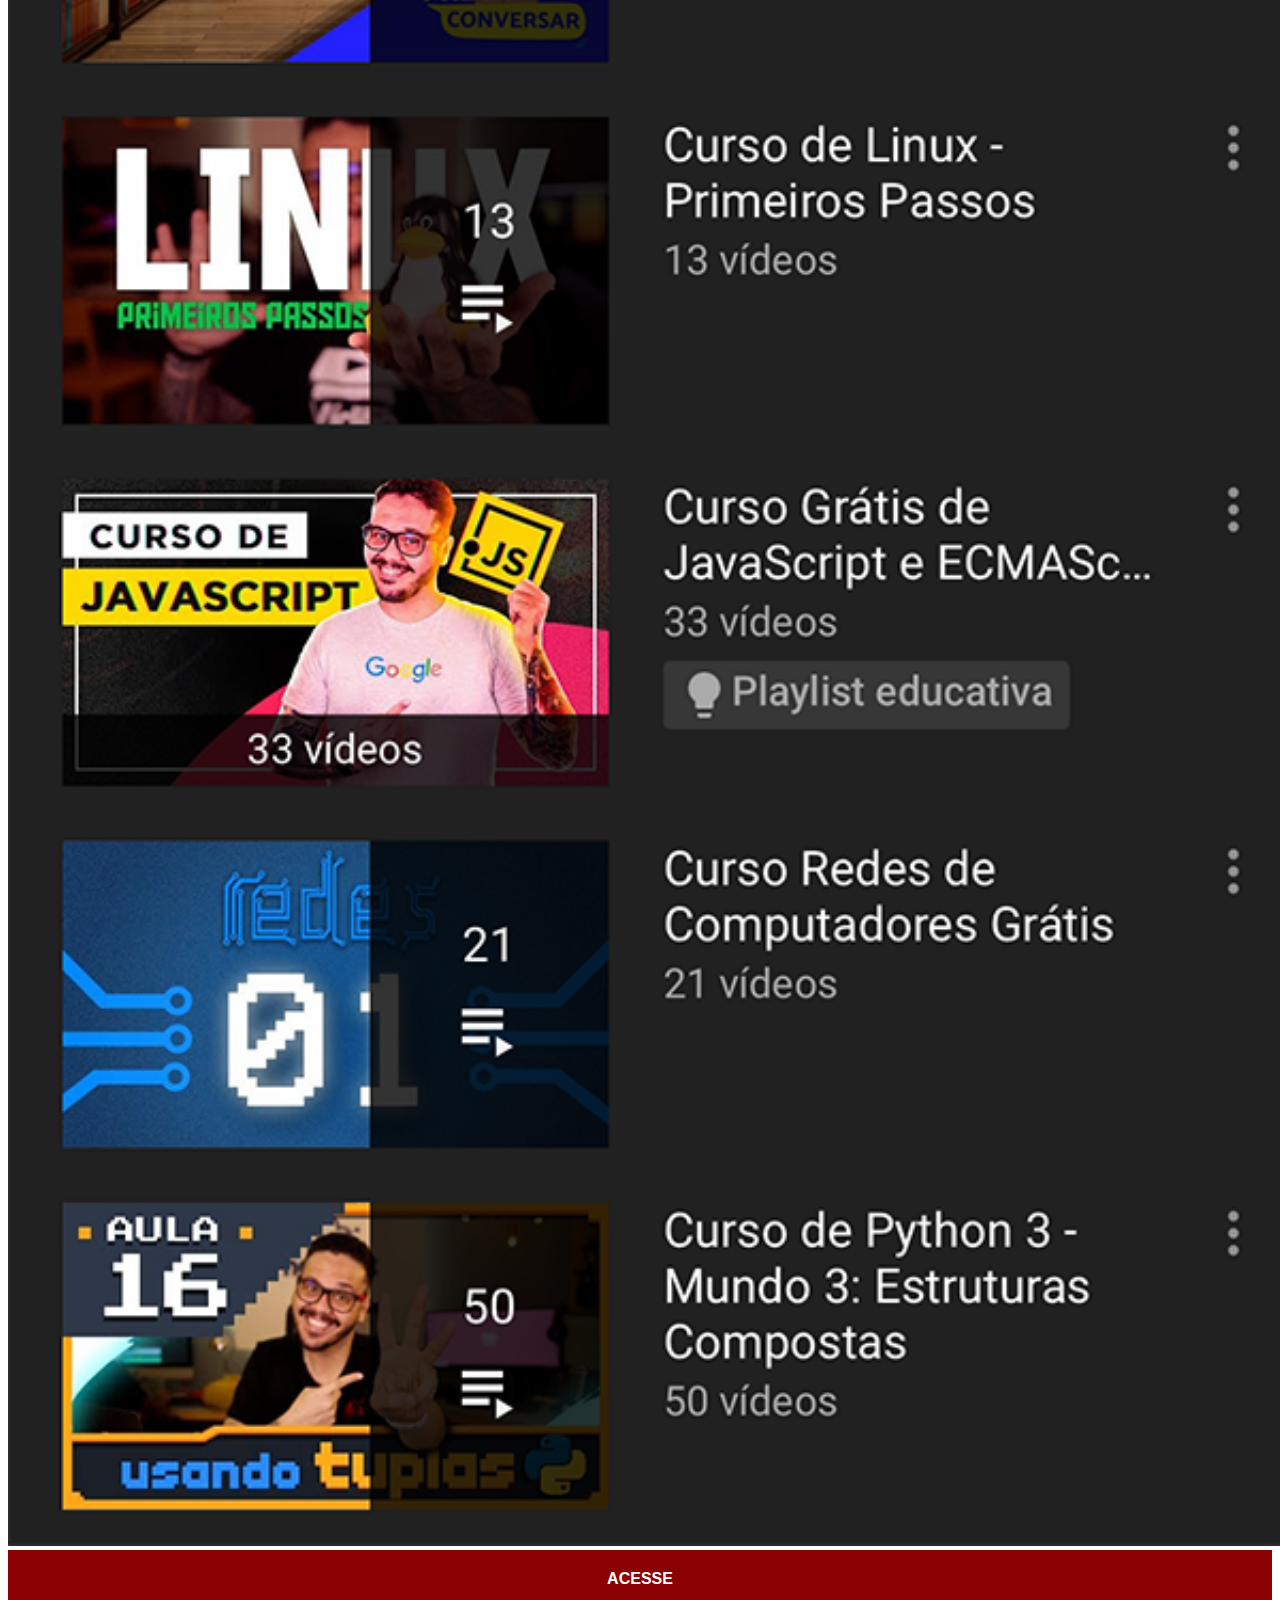
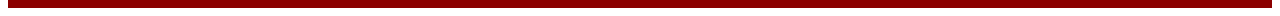
<file: youtube.html>
<!DOCTYPE html>
<html lang="pt-br">
<head>
    <meta charset="UTF-8">
    <meta http-equiv="X-UA-Compatible" content="IE=edge">
    <meta name="viewport" content="width=device-width, initial-scale=1.0">
    <title>YouTube</title>
    <link rel="stylesheet" href="estilos/social.css">
</head>
<body>
    <img src="imagens/tela-youtube.png" alt="YouTube">
    <a href="https://www.youtube.com/c/CursoemV%C3%ADdeo/playlists" target="_blank">ACESSE</a>
</body>
</html>
</file>
<file: estilos/style.css>
@charset "UTF-8";

* {
    margin: 0px;
    padding: 0px;
    font-family: Arial, Helvetica, sans-serif;
}

html, body {
    height: 100vh;
    width: 100vw;
    background-color: black;
}

body {
    background: url('../imagens/fundo-madeira.jpg') no-repeat top center;    
    background-size: cover;
    background-attachment: fixed;
    
}

main {
    height: 100vh;
    position: relative;
}

section#telefone {
    position: absolute;
    top: 50%;
    left: 50%;
    transform: translate(-50%, -50%);     
    height: 627px;
    width: 311px;
    background: url('../imagens/frame-iphone.png') no-repeat;
}

iframe#tela {
    position: relative;
    top: 80px;
    left: 22px;
    width: 267px;
    height: 471px;
}

section#redes-sociais {
    text-align: right;
}

section#redes-sociais img {
    width: 50px;
    margin: 10px;
    border-radius: 50%;
    box-shadow: 2px 2px 5px rgba(0, 0, 0, 0.432);
    box-sizing: border-box;
}

section#redes-sociais img:hover {
    border: 2px solid rgba(255, 255, 255, 0.603);
    transform: translate(-3px, -10px);
    box-shadow: 5px 5px 10px rgba(0, 0, 0, 0.603);
    transition: transform .3s, border 1s;

}
</file>
<file: estilos/social.css>
@charset "UTF-8"

* {
    margin: 0px;
    padding: 0px;
    font-family: Arial, Helvetica, sans-serif;
}

::-webkit-scrollbar {
    width: 0px;
    height: 0px;
}

img {
    width: 100vw;

}
a {
    display: block;
    background-color: darkred;
    color: white;
    padding: 20px;
    text-align: center;
    font-weight: bolder;
    text-decoration: none;
    font-family: Arial, Helvetica, sans-serif;
}

a:hover {
    background-color: red;
}
</file>
